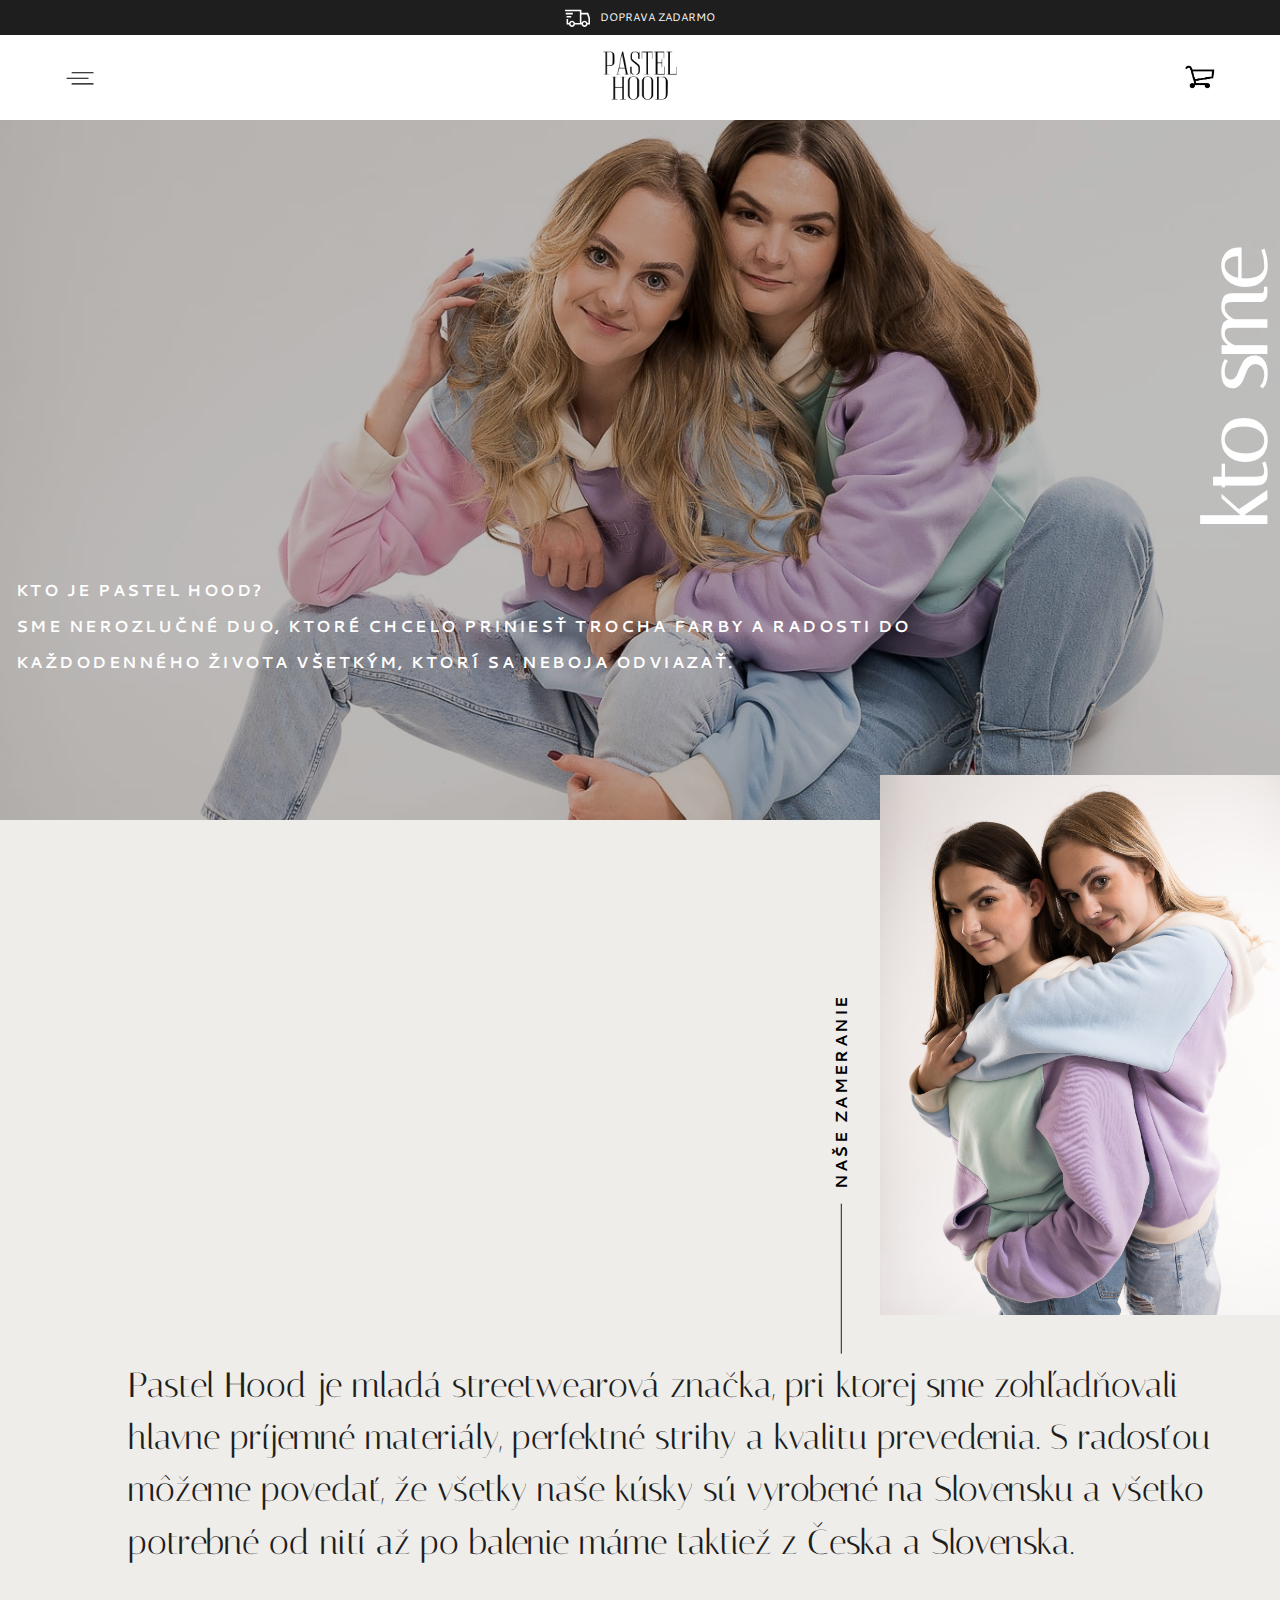
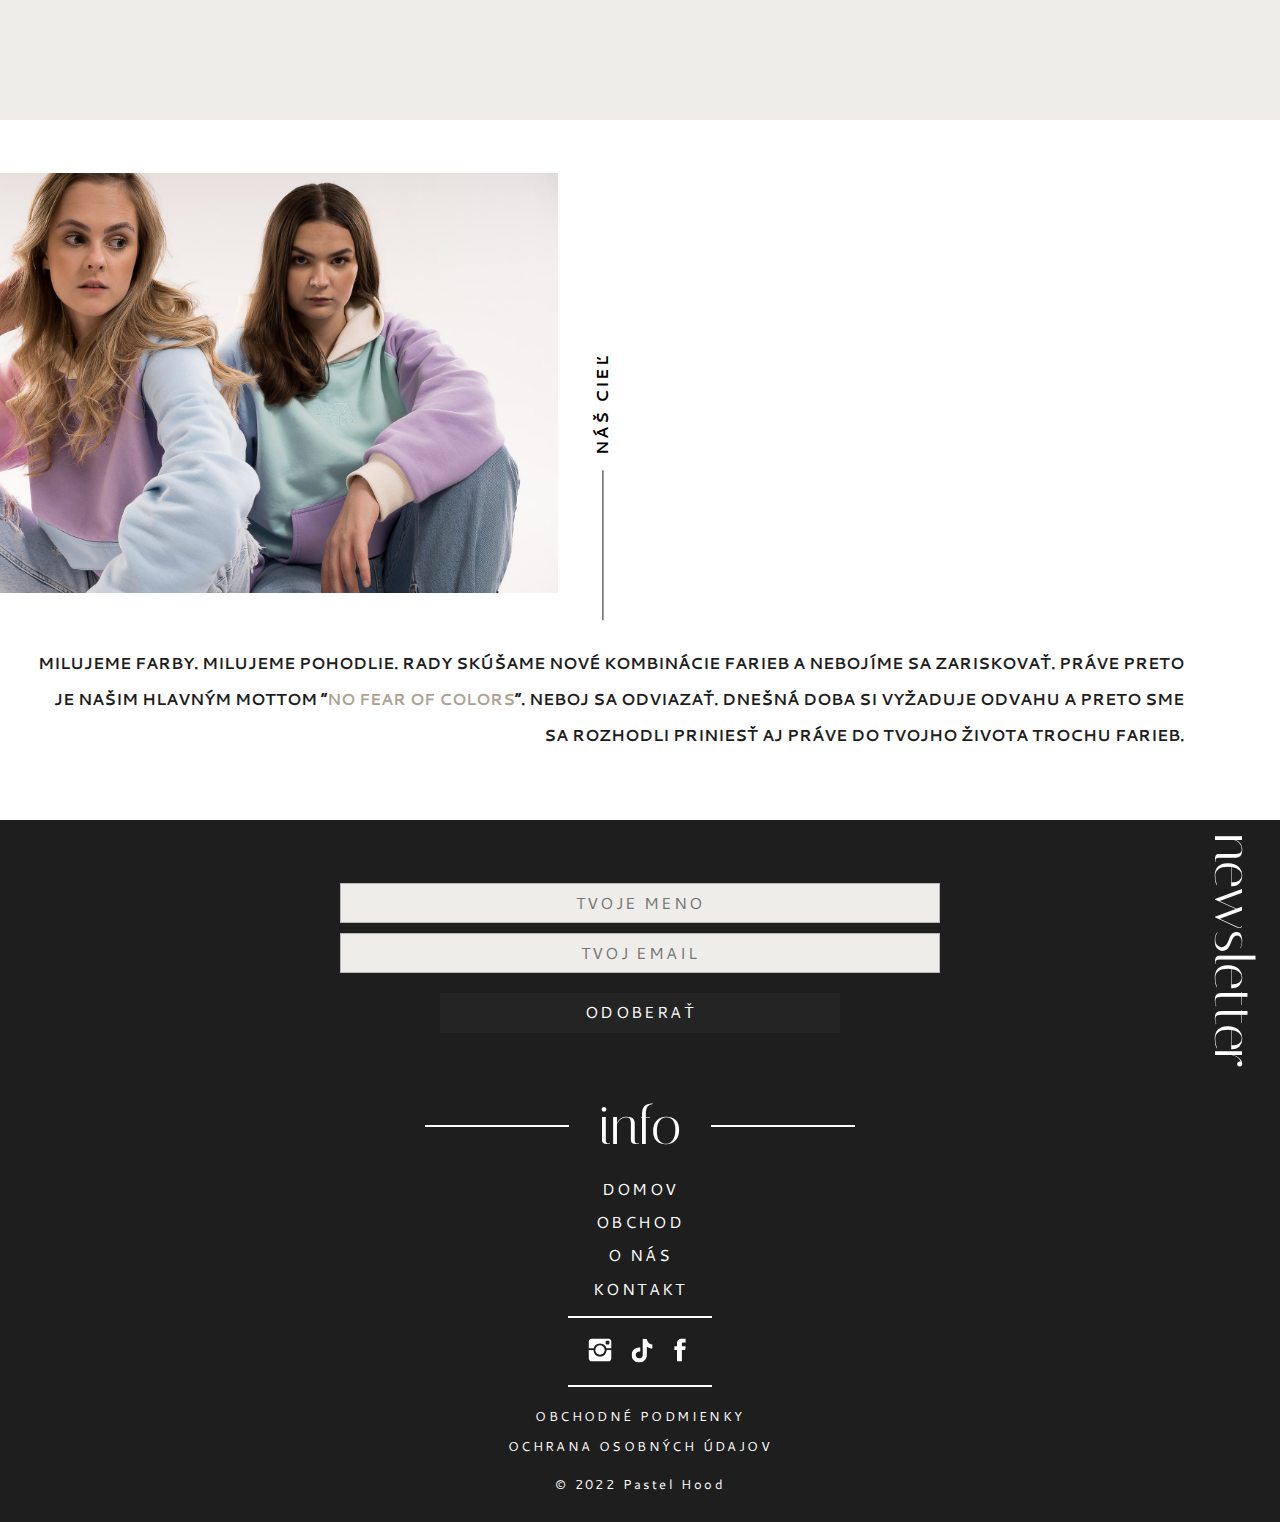
<file: about/index.html>
<!DOCTYPE html>
<html lang="sk">
  <head>
    <!-- Google tag (gtag.js) -->
    <script
      async
      src="https://www.googletagmanager.com/gtag/js?id=G-FTCBGNB9FQ"
    ></script>
    <script>
      window.dataLayer = window.dataLayer || [];
      function gtag() {
        dataLayer.push(arguments);
      }
      gtag("js", new Date());

      gtag("config", "G-FTCBGNB9FQ");
    </script>
    <link rel="canonical" href="https://www.pastelhood.com/about/index.html" />
    <meta charset="UTF-8" />
    <meta http-equiv="X-UA-Compatible" content="IE=edge" />
    <meta name="viewport" content="width=device-width, initial-scale=1.0" />
    <link
      rel="shortcut icon"
      href="/assets/images/phico.png"
      type="image/x-icon"
    />
    <link rel="preconnect" href="https://fonts.googleapis.com" />
    <link rel="preconnect" href="https://fonts.gstatic.com" crossorigin />
    <link
      href="https://fonts.googleapis.com/css2?family=Cantarell:wght@400;700&display=swap"
      rel="stylesheet"
    />
    <title>O Nás - Pastel Hood</title>
    <link rel="stylesheet" href="/assets/styles/style.css" />
    <script defer src="https://js.stripe.com/v3/"></script>
    <script defer src="/index.js"></script>
  </head>
  <body>
    <header>
      <div class="delivery-banner">
        <div class="delivery-banner-container">
          <div class="delivery-banner-image">
            <svg
              xmlns="http://www.w3.org/2000/svg"
              x="0px"
              y="0px"
              width="32"
              height="32"
              viewBox="0 0 32 32"
            >
              <path
                d="M 0 6 L 0 8 L 19 8 L 19 23 L 12.84375 23 C 12.398438 21.28125 10.851563 20 9 20 C 7.148438 20 5.601563 21.28125 5.15625 23 L 4 23 L 4 18 L 2 18 L 2 25 L 5.15625 25 C 5.601563 26.71875 7.148438 28 9 28 C 10.851563 28 12.398438 26.71875 12.84375 25 L 21.15625 25 C 21.601563 26.71875 23.148438 28 25 28 C 26.851563 28 28.398438 26.71875 28.84375 25 L 32 25 L 32 16.84375 L 31.9375 16.6875 L 29.9375 10.6875 L 29.71875 10 L 21 10 L 21 6 Z M 1 10 L 1 12 L 10 12 L 10 10 Z M 21 12 L 28.28125 12 L 30 17.125 L 30 23 L 28.84375 23 C 28.398438 21.28125 26.851563 20 25 20 C 23.148438 20 21.601563 21.28125 21.15625 23 L 21 23 Z M 2 14 L 2 16 L 8 16 L 8 14 Z M 9 22 C 10.117188 22 11 22.882813 11 24 C 11 25.117188 10.117188 26 9 26 C 7.882813 26 7 25.117188 7 24 C 7 22.882813 7.882813 22 9 22 Z M 25 22 C 26.117188 22 27 22.882813 27 24 C 27 25.117188 26.117188 26 25 26 C 23.882813 26 23 25.117188 23 24 C 23 22.882813 23.882813 22 25 22 Z"
              ></path>
            </svg>
          </div>
          <p>DOPRAVA ZADARMO</p>
        </div>
      </div>
      <div class="header-container">
        <div class="logo">
          <a href="/">
            <img src="/assets/images/t200.png" alt="Logo of Pastel Hood" />
          </a>
        </div>
        <div class="cart">
          <div class="cart-container">
            <img src="/assets/images/cart.png" alt="" />
            <div class="cart-count"></div>
          </div>
        </div>
        <div class="hamburger">
          <svg xmlns="http://www.w3.org/2000/svg" viewBox="0 0 55.6 29.8">
            <path
              d="M13.1 6.2h39c.6 0 1-.4 1-1s-.4-1-1-1h-39c-.6 0-1 .4-1 1s.5 1 1 1zM52.1 24.8h-39c-.6 0-1 .4-1 1s.4 1 1 1h39c.6 0 1-.4 1-1s-.4-1-1-1zM43.8 15.5c0-.6-.4-1-1-1h-39c-.6 0-1 .4-1 1s.4 1 1 1h39c.5 0 1-.4 1-1z"
            ></path>
          </svg>
        </div>
      </div>
    </header>
    <div class="cart-overlay">
      <div class="cart-container">
        <div class="cart-heading">
          <p>Košík</p>
        </div>
        <div class="cart-list"></div>
        <div class="cart-buttons">
          <div class="cart-price-container">
            <p>SPOLU</p>
            <span class="cart-total-price">0€</span>
          </div>
          <div class="cart-finish">DOKONČIŤ OBJEDNÁVKU</div>
          <div class="cart-continue">POKRAČOVAŤ V NÁKUPE</div>
        </div>
        <div class="cart-close">X</div>
      </div>
    </div>
    <div class="nav-overlay">
      <div class="nav-container">
        <nav>
          <a href="/">DOMOV</a>
          <a href="/shop/index.html">OBCHOD</a>
          <a href="/about/index.html">O NÁS</a>
          <a href="/contact/index.html">KONTAKT</a>
          <div class="socials">
            <div class="footer-divider"></div>
            <div class="social-links">
              <!--ig-->
              <a href="https://www.instagram.com/pastel_hood/">
                <svg xmlns="http://www.w3.org/2000/svg" viewBox="0 0 512 512">
                  <circle cx="256" cy="255.833" r="80"></circle>
                  <path
                    d="M177.805 176.887c21.154-21.154 49.28-32.93 79.195-32.93s58.04 11.838 79.195 32.992c13.422 13.42 23.01 29.55 28.232 47.55H448.5v-113c0-26.51-20.49-47-47-47h-288c-26.51 0-49 20.49-49 47v113h85.072c5.222-18 14.81-34.19 28.233-47.614zM416.5 147.7c0 7.07-5.73 12.8-12.8 12.8h-38.4c-7.07 0-12.8-5.73-12.8-12.8v-38.4c0-7.07 5.73-12.8 12.8-12.8h38.4c7.07 0 12.8 5.73 12.8 12.8v38.4zm-80.305 187.58c-21.154 21.153-49.28 32.678-79.195 32.678s-58.04-11.462-79.195-32.616c-21.115-21.115-32.76-49.842-32.803-78.842H64.5v143c0 26.51 22.49 49 49 49h288c26.51 0 47-22.49 47-49v-143h-79.502c-.043 29-11.687 57.664-32.803 78.78z"
                  ></path></svg
              ></a>
              <!--tiktok-->
              <a href="https://www.tiktok.com/@pastelhood"
                ><svg
                  class="tiktok"
                  xmlns="http://www.w3.org/2000/svg"
                  viewBox="0 0 40 45"
                >
                  <path
                    d="M40,18.45c-3.93,0-7.77-1.2-10.96-3.45v15.71c0,7.89-6.51,14.29-14.52,14.28C6.49,45,0,38.6,0,30.7c0-7.89,6.51-14.29,14.52-14.28,.67,0,1.33,.05,1.99,.14v7.9c-3.51-1.09-7.25,.83-8.36,4.29s.85,7.14,4.36,8.23c3.51,1.09,7.25-.83,8.36-4.29,.2-.64,.31-1.3,.31-1.97V0h7.86c0,.65,.05,1.31,.17,1.95h0c.55,2.9,2.29,5.45,4.81,7.05,1.77,1.16,3.86,1.77,5.98,1.77v7.68Z"
                  /></svg
              ></a>
              <!--fb-->
              <a href="https://www.facebook.com/profile.php?id=100087296625647">
                <svg xmlns="http://www.w3.org/2000/svg" viewBox="0 0 512 512">
                  <path
                    d="M288 192v-38.1c0-17.2 3.8-25.9 30.5-25.9H352V64h-55.9c-68.5 0-91.1 31.4-91.1 85.3V192h-45v64h45v192h83V256h56.4l7.6-64h-64z"
                  ></path>
                </svg>
              </a>
            </div>
            <div class="footer-divider"></div>
          </div>
        </nav>
        <div class="nav-close">X</div>
      </div>
    </div>
    <main>
      <section class="about-banner">
        <div class="about-banner-overlay">
          <h2>kto sme</h2>
          <p>
            Kto je Pastel Hood?<br />
            Sme nerozlučné duo, ktoré chcelo priniesť trocha farby a radosti do
            každodenného života všetkým, ktorí sa neboja odviazať.
          </p>
        </div>
      </section>
      <section class="about-section1">
        <div class="about-image1">
          <div class="about-image-overlay">
            <img src="/assets/images/about_1.JPG" alt="" />
            <div class="about-clearfix1">
              <div class="aside-decor">
                <div class="aside-line"></div>
                <div class="aside-text">
                  <h2>NAŠE ZAMERANIE</h2>
                </div>
              </div>
            </div>
          </div>
        </div>
        <p>
          Pastel Hood je mladá streetwearová značka, pri ktorej sme zohľadňovali
          hlavne príjemné materiály, perfektné strihy a kvalitu prevedenia. S
          radosťou môžeme povedať, že všetky naše kúsky sú vyrobené na Slovensku
          a všetko potrebné od nití až po balenie máme taktiež z Česka a
          Slovenska.
        </p>
      </section>
      <section class="about-section2">
        <div class="about-image2">
          <div class="about-image-overlay">
            <img src="/assets/images/about_2.JPG" alt="" />
            <div class="about-clearfix2">
              <div class="aside-decor">
                <div class="aside-line"></div>
                <div class="aside-text">
                  <h2>NÁŠ CIEĽ</h2>
                </div>
              </div>
            </div>
          </div>
        </div>
        <p>
          Milujeme farby. Milujeme pohodlie. Rady skúšame nové kombinácie farieb
          a nebojíme sa zariskovať. Práve preto je našim hlavným mottom “<span
            >NO FEAR OF COLORS</span
          >“. Neboj sa odviazať. Dnešná doba si vyžaduje odvahu a preto sme sa
          rozhodli priniesť aj práve do tvojho života trochu farieb.
        </p>
      </section>
      <section class="newsletter">
        <form
          action="https://formsubmit.co/newsletter@pastelhood.com"
          method="POST"
        >
          <input type="text" name="name" id="name" placeholder="TVOJE MENO" />
          <input
            type="email"
            name="email"
            id="email"
            placeholder="TVOJ EMAIL"
            required
          />
          <input type="submit" value="ODOBERAŤ" />
          <input
            type="hidden"
            name="_subject"
            value="New newsletter subscription!"
          />
          <input
            type="hidden"
            name="_next"
            value="https://pastelhood.com/index.html"
          />
        </form>
        <p>newsletter</p>
      </section>
    </main>
    <footer>
      <div class="footer-header">
        <div class="footer-divider"></div>
        <div class="footer-heading">info</div>
        <div class="footer-divider"></div>
      </div>
      <div class="footer-navigation">
        <div class="links">
          <a href="/">DOMOV</a>
          <a href="/shop/index.html">OBCHOD</a>
          <a href="/about/index.html">O NÁS</a>
          <a href="/contact/index.html">KONTAKT</a>
        </div>
        <div class="socials">
          <div class="footer-divider"></div>
          <div class="social-links">
            <!--ig-->
            <a href="https://www.instagram.com/pastel_hood/">
              <svg xmlns="http://www.w3.org/2000/svg" viewBox="0 0 512 512">
                <circle cx="256" cy="255.833" r="80"></circle>
                <path
                  d="M177.805 176.887c21.154-21.154 49.28-32.93 79.195-32.93s58.04 11.838 79.195 32.992c13.422 13.42 23.01 29.55 28.232 47.55H448.5v-113c0-26.51-20.49-47-47-47h-288c-26.51 0-49 20.49-49 47v113h85.072c5.222-18 14.81-34.19 28.233-47.614zM416.5 147.7c0 7.07-5.73 12.8-12.8 12.8h-38.4c-7.07 0-12.8-5.73-12.8-12.8v-38.4c0-7.07 5.73-12.8 12.8-12.8h38.4c7.07 0 12.8 5.73 12.8 12.8v38.4zm-80.305 187.58c-21.154 21.153-49.28 32.678-79.195 32.678s-58.04-11.462-79.195-32.616c-21.115-21.115-32.76-49.842-32.803-78.842H64.5v143c0 26.51 22.49 49 49 49h288c26.51 0 47-22.49 47-49v-143h-79.502c-.043 29-11.687 57.664-32.803 78.78z"
                ></path></svg
            ></a>
            <!--tiktok-->
            <a href="https://www.tiktok.com/@pastelhood"
              ><svg
                class="tiktok"
                xmlns="http://www.w3.org/2000/svg"
                viewBox="0 0 40 45"
              >
                <path
                  d="M40,18.45c-3.93,0-7.77-1.2-10.96-3.45v15.71c0,7.89-6.51,14.29-14.52,14.28C6.49,45,0,38.6,0,30.7c0-7.89,6.51-14.29,14.52-14.28,.67,0,1.33,.05,1.99,.14v7.9c-3.51-1.09-7.25,.83-8.36,4.29s.85,7.14,4.36,8.23c3.51,1.09,7.25-.83,8.36-4.29,.2-.64,.31-1.3,.31-1.97V0h7.86c0,.65,.05,1.31,.17,1.95h0c.55,2.9,2.29,5.45,4.81,7.05,1.77,1.16,3.86,1.77,5.98,1.77v7.68Z"
                /></svg
            ></a>
            <!--fb-->
            <a href="https://www.facebook.com/profile.php?id=100087296625647">
              <svg xmlns="http://www.w3.org/2000/svg" viewBox="0 0 512 512">
                <path
                  d="M288 192v-38.1c0-17.2 3.8-25.9 30.5-25.9H352V64h-55.9c-68.5 0-91.1 31.4-91.1 85.3V192h-45v64h45v192h83V256h56.4l7.6-64h-64z"
                ></path>
              </svg>
            </a>
          </div>
          <div class="footer-divider"></div>
        </div>
        <div class="legal">
          <a href="/assets/pdf/obchodne_podmienky_pastelhood.pdf"
            >OBCHODNÉ PODMIENKY</a
          >
          <a href="/assets/pdf/GDPR_pastelhood.pdf">OCHRANA OSOBNÝCH ÚDAJOV</a>
          <p>© 2022 Pastel Hood</p>
        </div>
      </div>
    </footer>
  </body>
</html>
</file>
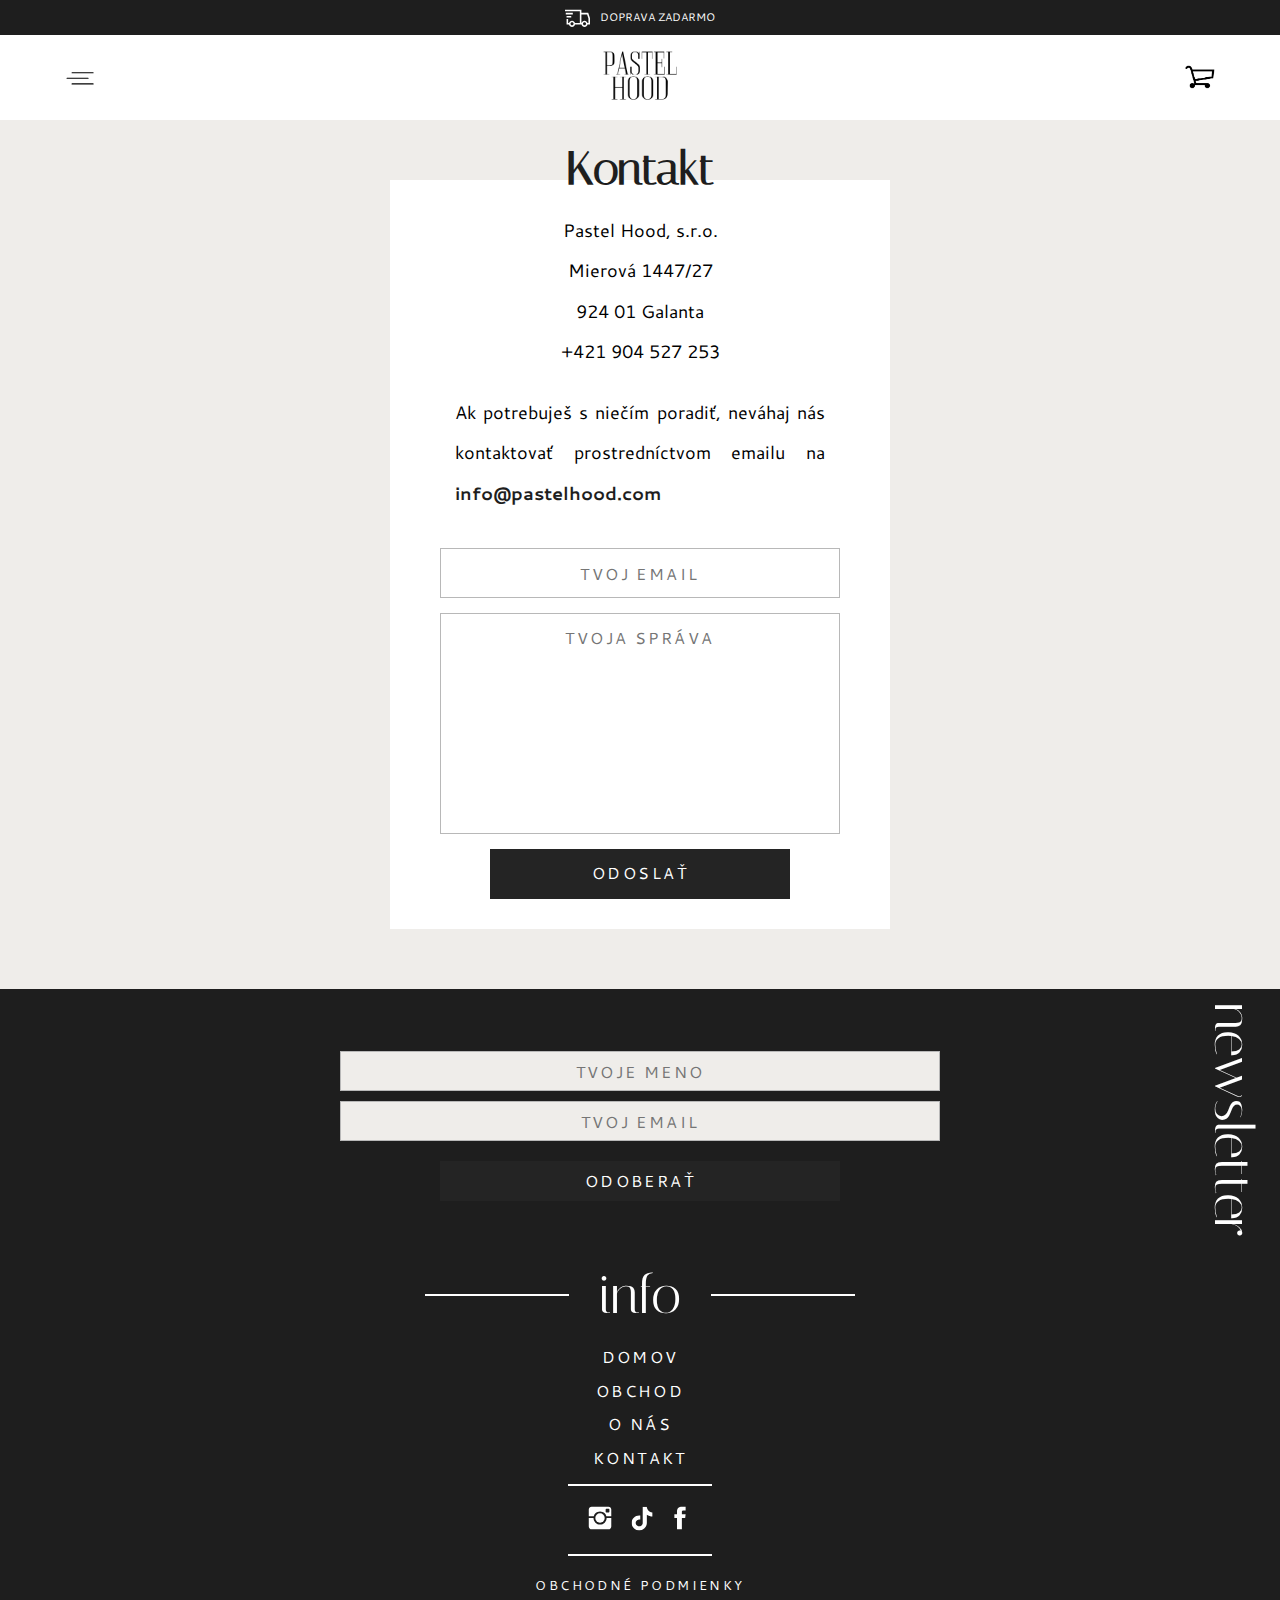
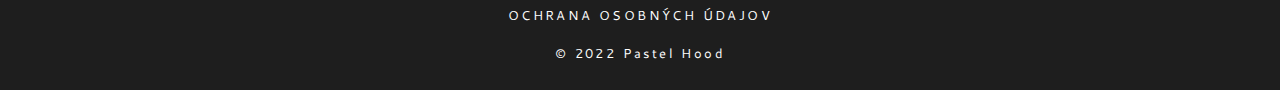
<file: contact/index.html>
<!DOCTYPE html>
<html lang="sk">
  <head>
    <!-- Google tag (gtag.js) -->
    <script
      async
      src="https://www.googletagmanager.com/gtag/js?id=G-FTCBGNB9FQ"
    ></script>
    <script>
      window.dataLayer = window.dataLayer || [];
      function gtag() {
        dataLayer.push(arguments);
      }
      gtag("js", new Date());

      gtag("config", "G-FTCBGNB9FQ");
    </script>
    <link
      rel="canonical"
      href="https://www.pastelhood.com/contact/index.html"
    />
    <meta charset="UTF-8" />
    <meta http-equiv="X-UA-Compatible" content="IE=edge" />
    <meta name="viewport" content="width=device-width, initial-scale=1.0" />
    <link
      rel="shortcut icon"
      href="/assets/images/phico.png"
      type="image/x-icon"
    />
    <link rel="preconnect" href="https://fonts.googleapis.com" />
    <link rel="preconnect" href="https://fonts.gstatic.com" crossorigin />
    <link
      href="https://fonts.googleapis.com/css2?family=Cantarell:wght@400;700&display=swap"
      rel="stylesheet"
    />
    <title>Kontakt - Pastel Hood</title>
    <link rel="stylesheet" href="/assets/styles/style.css" />
    <script defer src="https://js.stripe.com/v3/"></script>
    <script defer src="/index.js"></script>
  </head>
  <body>
    <header>
      <div class="delivery-banner">
        <div class="delivery-banner-container">
          <div class="delivery-banner-image">
            <svg
              xmlns="http://www.w3.org/2000/svg"
              x="0px"
              y="0px"
              width="32"
              height="32"
              viewBox="0 0 32 32"
            >
              <path
                d="M 0 6 L 0 8 L 19 8 L 19 23 L 12.84375 23 C 12.398438 21.28125 10.851563 20 9 20 C 7.148438 20 5.601563 21.28125 5.15625 23 L 4 23 L 4 18 L 2 18 L 2 25 L 5.15625 25 C 5.601563 26.71875 7.148438 28 9 28 C 10.851563 28 12.398438 26.71875 12.84375 25 L 21.15625 25 C 21.601563 26.71875 23.148438 28 25 28 C 26.851563 28 28.398438 26.71875 28.84375 25 L 32 25 L 32 16.84375 L 31.9375 16.6875 L 29.9375 10.6875 L 29.71875 10 L 21 10 L 21 6 Z M 1 10 L 1 12 L 10 12 L 10 10 Z M 21 12 L 28.28125 12 L 30 17.125 L 30 23 L 28.84375 23 C 28.398438 21.28125 26.851563 20 25 20 C 23.148438 20 21.601563 21.28125 21.15625 23 L 21 23 Z M 2 14 L 2 16 L 8 16 L 8 14 Z M 9 22 C 10.117188 22 11 22.882813 11 24 C 11 25.117188 10.117188 26 9 26 C 7.882813 26 7 25.117188 7 24 C 7 22.882813 7.882813 22 9 22 Z M 25 22 C 26.117188 22 27 22.882813 27 24 C 27 25.117188 26.117188 26 25 26 C 23.882813 26 23 25.117188 23 24 C 23 22.882813 23.882813 22 25 22 Z"
              ></path>
            </svg>
          </div>
          <p>DOPRAVA ZADARMO</p>
        </div>
      </div>
      <div class="header-container">
        <div class="logo">
          <a href="/">
            <img src="/assets/images/t200.png" alt="Logo of Pastel Hood" />
          </a>
        </div>
        <div class="cart">
          <div class="cart-container">
            <img src="/assets/images/cart.png" alt="" />
            <div class="cart-count"></div>
          </div>
        </div>
        <div class="hamburger">
          <svg xmlns="http://www.w3.org/2000/svg" viewBox="0 0 55.6 29.8">
            <path
              d="M13.1 6.2h39c.6 0 1-.4 1-1s-.4-1-1-1h-39c-.6 0-1 .4-1 1s.5 1 1 1zM52.1 24.8h-39c-.6 0-1 .4-1 1s.4 1 1 1h39c.6 0 1-.4 1-1s-.4-1-1-1zM43.8 15.5c0-.6-.4-1-1-1h-39c-.6 0-1 .4-1 1s.4 1 1 1h39c.5 0 1-.4 1-1z"
            ></path>
          </svg>
        </div>
      </div>
    </header>
    <div class="cart-overlay">
      <div class="cart-container">
        <div class="cart-heading">
          <p>Košík</p>
        </div>
        <div class="cart-list"></div>
        <div class="cart-buttons">
          <div class="cart-price-container">
            <p>SPOLU</p>
            <span class="cart-total-price">0€</span>
          </div>
          <div class="cart-finish">DOKONČIŤ OBJEDNÁVKU</div>
          <div class="cart-continue">POKRAČOVAŤ V NÁKUPE</div>
        </div>
        <div class="cart-close">X</div>
      </div>
    </div>
    <div class="nav-overlay">
      <div class="nav-container">
        <nav>
          <a href="/">DOMOV</a>
          <a href="/shop/index.html">OBCHOD</a>
          <a href="/about/index.html">O NÁS</a>
          <a href="/contact/index.html">KONTAKT</a>
          <div class="socials">
            <div class="footer-divider"></div>
            <div class="social-links">
              <!--ig-->
              <a href="https://www.instagram.com/pastel_hood/">
                <svg xmlns="http://www.w3.org/2000/svg" viewBox="0 0 512 512">
                  <circle cx="256" cy="255.833" r="80"></circle>
                  <path
                    d="M177.805 176.887c21.154-21.154 49.28-32.93 79.195-32.93s58.04 11.838 79.195 32.992c13.422 13.42 23.01 29.55 28.232 47.55H448.5v-113c0-26.51-20.49-47-47-47h-288c-26.51 0-49 20.49-49 47v113h85.072c5.222-18 14.81-34.19 28.233-47.614zM416.5 147.7c0 7.07-5.73 12.8-12.8 12.8h-38.4c-7.07 0-12.8-5.73-12.8-12.8v-38.4c0-7.07 5.73-12.8 12.8-12.8h38.4c7.07 0 12.8 5.73 12.8 12.8v38.4zm-80.305 187.58c-21.154 21.153-49.28 32.678-79.195 32.678s-58.04-11.462-79.195-32.616c-21.115-21.115-32.76-49.842-32.803-78.842H64.5v143c0 26.51 22.49 49 49 49h288c26.51 0 47-22.49 47-49v-143h-79.502c-.043 29-11.687 57.664-32.803 78.78z"
                  ></path></svg
              ></a>
              <!--tiktok-->
              <a href="https://www.tiktok.com/@pastelhood"
                ><svg
                  class="tiktok"
                  xmlns="http://www.w3.org/2000/svg"
                  viewBox="0 0 40 45"
                >
                  <path
                    d="M40,18.45c-3.93,0-7.77-1.2-10.96-3.45v15.71c0,7.89-6.51,14.29-14.52,14.28C6.49,45,0,38.6,0,30.7c0-7.89,6.51-14.29,14.52-14.28,.67,0,1.33,.05,1.99,.14v7.9c-3.51-1.09-7.25,.83-8.36,4.29s.85,7.14,4.36,8.23c3.51,1.09,7.25-.83,8.36-4.29,.2-.64,.31-1.3,.31-1.97V0h7.86c0,.65,.05,1.31,.17,1.95h0c.55,2.9,2.29,5.45,4.81,7.05,1.77,1.16,3.86,1.77,5.98,1.77v7.68Z"
                  /></svg
              ></a>
              <!--fb-->
              <a href="https://www.facebook.com/profile.php?id=100087296625647">
                <svg xmlns="http://www.w3.org/2000/svg" viewBox="0 0 512 512">
                  <path
                    d="M288 192v-38.1c0-17.2 3.8-25.9 30.5-25.9H352V64h-55.9c-68.5 0-91.1 31.4-91.1 85.3V192h-45v64h45v192h83V256h56.4l7.6-64h-64z"
                  ></path>
                </svg>
              </a>
            </div>
            <div class="footer-divider"></div>
          </div>
        </nav>
        <div class="nav-close">X</div>
      </div>
    </div>
    <main>
      <section class="contact-faq">
        <div class="contact-container">
          <h2>Kontakt</h2>
          <div class="contact-info">
            <div>
              Pastel Hood, s.r.o. <br />
              Mierová 1447/27 <br />
              924 01 Galanta <br />
              +421 904 527 253
            </div>
            <p>
              Ak potrebuješ s niečím poradiť, neváhaj nás kontaktovať
              prostredníctvom emailu na
              <a href="mailto:info@pastelhood.com">info@pastelhood.com</a>
            </p>
          </div>
          <form
            action="https://formsubmit.co/info@pastelhood.com"
            method="POST"
          >
            <input
              type="email"
              id="email"
              name="email"
              placeholder="TVOJ EMAIL"
              required
            />
            <div class="text-container">
              <textarea
                name="text"
                id="text"
                cols="30"
                rows="10"
                placeholder="TVOJA SPRÁVA"
              ></textarea>
            </div>
            <input type="submit" value="ODOSLAŤ" />
            <input
              type="hidden"
              name="_subject"
              value="New message received through website contact form!"
            />
            <input
              type="hidden"
              name="_next"
              value="https://pastelhood.com/index.html"
            />
            <input type="hidden" name="_template" value="box" />
          </form>
        </div>
      </section>
      <section class="newsletter">
        <form
          action="https://formsubmit.co/newsletter@pastelhood.com"
          method="POST"
        >
          <input type="text" name="name" id="name" placeholder="TVOJE MENO" />
          <input
            type="email"
            name="email"
            id="email"
            placeholder="TVOJ EMAIL"
            required
          />
          <input type="submit" value="ODOBERAŤ" />
          <input
            type="hidden"
            name="_subject"
            value="New newsletter subscription!"
          />
          <input
            type="hidden"
            name="_next"
            value="https://pastelhood.com/index.html"
          />
        </form>
        <p>newsletter</p>
      </section>
    </main>
    <footer>
      <div class="footer-header">
        <div class="footer-divider"></div>
        <div class="footer-heading">info</div>
        <div class="footer-divider"></div>
      </div>
      <div class="footer-navigation">
        <div class="links">
          <a href="/">DOMOV</a>
          <a href="/shop/index.html">OBCHOD</a>
          <a href="/about/index.html">O NÁS</a>
          <a href="/contact/index.html">KONTAKT</a>
        </div>
        <div class="socials">
          <div class="footer-divider"></div>
          <div class="social-links">
            <!--ig-->
            <a href="https://www.instagram.com/pastel_hood/">
              <svg xmlns="http://www.w3.org/2000/svg" viewBox="0 0 512 512">
                <circle cx="256" cy="255.833" r="80"></circle>
                <path
                  d="M177.805 176.887c21.154-21.154 49.28-32.93 79.195-32.93s58.04 11.838 79.195 32.992c13.422 13.42 23.01 29.55 28.232 47.55H448.5v-113c0-26.51-20.49-47-47-47h-288c-26.51 0-49 20.49-49 47v113h85.072c5.222-18 14.81-34.19 28.233-47.614zM416.5 147.7c0 7.07-5.73 12.8-12.8 12.8h-38.4c-7.07 0-12.8-5.73-12.8-12.8v-38.4c0-7.07 5.73-12.8 12.8-12.8h38.4c7.07 0 12.8 5.73 12.8 12.8v38.4zm-80.305 187.58c-21.154 21.153-49.28 32.678-79.195 32.678s-58.04-11.462-79.195-32.616c-21.115-21.115-32.76-49.842-32.803-78.842H64.5v143c0 26.51 22.49 49 49 49h288c26.51 0 47-22.49 47-49v-143h-79.502c-.043 29-11.687 57.664-32.803 78.78z"
                ></path></svg
            ></a>
            <!--tiktok-->
            <a href="https://www.tiktok.com/@pastelhood"
              ><svg
                class="tiktok"
                xmlns="http://www.w3.org/2000/svg"
                viewBox="0 0 40 45"
              >
                <path
                  d="M40,18.45c-3.93,0-7.77-1.2-10.96-3.45v15.71c0,7.89-6.51,14.29-14.52,14.28C6.49,45,0,38.6,0,30.7c0-7.89,6.51-14.29,14.52-14.28,.67,0,1.33,.05,1.99,.14v7.9c-3.51-1.09-7.25,.83-8.36,4.29s.85,7.14,4.36,8.23c3.51,1.09,7.25-.83,8.36-4.29,.2-.64,.31-1.3,.31-1.97V0h7.86c0,.65,.05,1.31,.17,1.95h0c.55,2.9,2.29,5.45,4.81,7.05,1.77,1.16,3.86,1.77,5.98,1.77v7.68Z"
                /></svg
            ></a>
            <!--fb-->
            <a href="https://www.facebook.com/profile.php?id=100087296625647">
              <svg xmlns="http://www.w3.org/2000/svg" viewBox="0 0 512 512">
                <path
                  d="M288 192v-38.1c0-17.2 3.8-25.9 30.5-25.9H352V64h-55.9c-68.5 0-91.1 31.4-91.1 85.3V192h-45v64h45v192h83V256h56.4l7.6-64h-64z"
                ></path>
              </svg>
            </a>
          </div>
          <div class="footer-divider"></div>
        </div>
        <div class="legal">
          <a href="/assets/pdf/obchodne_podmienky_pastelhood.pdf"
            >OBCHODNÉ PODMIENKY</a
          >
          <a href="/assets/pdf/GDPR_pastelhood.pdf">OCHRANA OSOBNÝCH ÚDAJOV</a>
          <p>© 2022 Pastel Hood</p>
        </div>
      </div>
    </footer>
  </body>
</html>
</file>
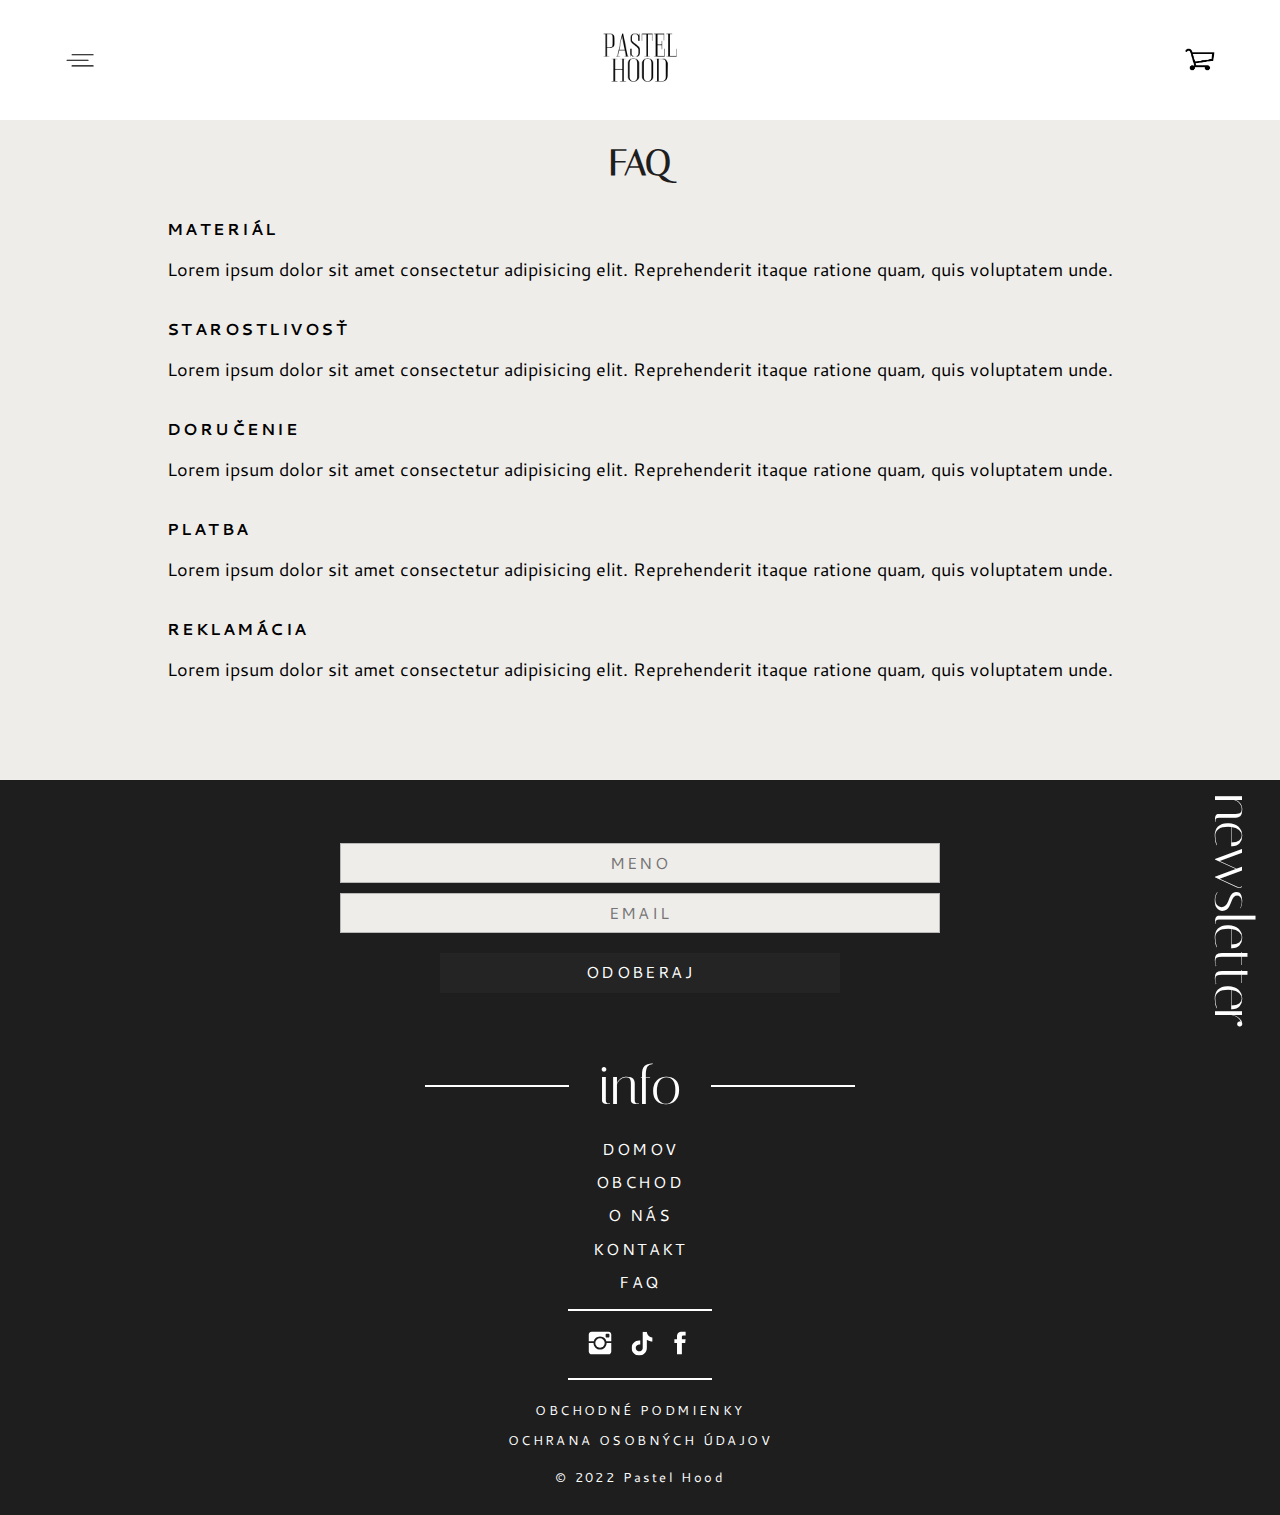
<file: dakujeme/index.html>
<!DOCTYPE html>
<html lang="sk">
  <head>
    <meta charset="UTF-8" />
    <meta http-equiv="X-UA-Compatible" content="IE=edge" />
    <meta name="viewport" content="width=device-width, initial-scale=1.0" />
    <link
      rel="shortcut icon"
      href="/assets/images/phico.png"
      type="image/x-icon"
    />
    <link rel="preconnect" href="https://fonts.googleapis.com" />
    <link rel="preconnect" href="https://fonts.gstatic.com" crossorigin />
    <link
      href="https://fonts.googleapis.com/css2?family=Cantarell:wght@400;700&display=swap"
      rel="stylesheet"
    />
    <title>Ďakujeme za tvoj nákup!</title>
    <link rel="stylesheet" href="/assets/styles/style.css" />
    <script defer src="https://js.stripe.com/v3/"></script>
    <script defer src="/index.js"></script>
    <script defer src="./dakujeme.js"></script>
  </head>
  <body>
    <header>
      <div class="header-container">
        <div class="logo">
          <a href="/">
            <img src="../assets/images/t200.png" alt="Logo of Pastel Hood" />
          </a>
        </div>
        <div class="cart">
          <div class="cart-container">
            <img src="/assets/images/cart.png" alt="" />
            <div class="cart-count"></div>
          </div>
        </div>
        <div class="hamburger">
          <svg xmlns="http://www.w3.org/2000/svg" viewBox="0 0 55.6 29.8">
            <path
              d="M13.1 6.2h39c.6 0 1-.4 1-1s-.4-1-1-1h-39c-.6 0-1 .4-1 1s.5 1 1 1zM52.1 24.8h-39c-.6 0-1 .4-1 1s.4 1 1 1h39c.6 0 1-.4 1-1s-.4-1-1-1zM43.8 15.5c0-.6-.4-1-1-1h-39c-.6 0-1 .4-1 1s.4 1 1 1h39c.5 0 1-.4 1-1z"
            ></path>
          </svg>
        </div>
      </div>
    </header>
    <div class="cart-overlay">
      <div class="cart-container">
        <div class="cart-heading">
          <p>Košík</p>
        </div>
        <div class="cart-list"></div>
        <div class="cart-buttons">
          <div class="cart-price-container">
            <p>SPOLU</p>
            <span class="cart-total-price">0€</span>
          </div>
          <div class="cart-finish">DOKONČIŤ OBJEDNÁVKU</div>
          <div class="cart-continue">POKRAČOVAŤ V NÁKUPE</div>
        </div>
        <div class="cart-close">X</div>
      </div>
    </div>
    <div class="nav-overlay">
      <div class="nav-container">
        <nav>
          <a href="/">DOMOV</a>
          <a href="/shop/index.html">OBCHOD</a>
          <a href="/about/index.html">O NÁS</a>
          <a href="/contact/index.html">KONTAKT</a>
          <a href="/faq/index.html">FAQ</a>
          <div class="socials">
            <div class="footer-divider"></div>
            <div class="social-links">
              <!--ig-->
              <a href="https://www.instagram.com/pastel_hood/">
                <svg xmlns="http://www.w3.org/2000/svg" viewBox="0 0 512 512">
                  <circle cx="256" cy="255.833" r="80"></circle>
                  <path
                    d="M177.805 176.887c21.154-21.154 49.28-32.93 79.195-32.93s58.04 11.838 79.195 32.992c13.422 13.42 23.01 29.55 28.232 47.55H448.5v-113c0-26.51-20.49-47-47-47h-288c-26.51 0-49 20.49-49 47v113h85.072c5.222-18 14.81-34.19 28.233-47.614zM416.5 147.7c0 7.07-5.73 12.8-12.8 12.8h-38.4c-7.07 0-12.8-5.73-12.8-12.8v-38.4c0-7.07 5.73-12.8 12.8-12.8h38.4c7.07 0 12.8 5.73 12.8 12.8v38.4zm-80.305 187.58c-21.154 21.153-49.28 32.678-79.195 32.678s-58.04-11.462-79.195-32.616c-21.115-21.115-32.76-49.842-32.803-78.842H64.5v143c0 26.51 22.49 49 49 49h288c26.51 0 47-22.49 47-49v-143h-79.502c-.043 29-11.687 57.664-32.803 78.78z"
                  ></path></svg
              ></a>
              <!--tiktok-->
              <a href="https://www.tiktok.com/@pastelhood"
                ><svg
                  class="tiktok"
                  xmlns="http://www.w3.org/2000/svg"
                  viewBox="0 0 40 45"
                >
                  <path
                    d="M40,18.45c-3.93,0-7.77-1.2-10.96-3.45v15.71c0,7.89-6.51,14.29-14.52,14.28C6.49,45,0,38.6,0,30.7c0-7.89,6.51-14.29,14.52-14.28,.67,0,1.33,.05,1.99,.14v7.9c-3.51-1.09-7.25,.83-8.36,4.29s.85,7.14,4.36,8.23c3.51,1.09,7.25-.83,8.36-4.29,.2-.64,.31-1.3,.31-1.97V0h7.86c0,.65,.05,1.31,.17,1.95h0c.55,2.9,2.29,5.45,4.81,7.05,1.77,1.16,3.86,1.77,5.98,1.77v7.68Z"
                  /></svg
              ></a>
              <!--fb-->
              <a href="https://www.facebook.com/profile.php?id=100087296625647">
                <svg xmlns="http://www.w3.org/2000/svg" viewBox="0 0 512 512">
                  <path
                    d="M288 192v-38.1c0-17.2 3.8-25.9 30.5-25.9H352V64h-55.9c-68.5 0-91.1 31.4-91.1 85.3V192h-45v64h45v192h83V256h56.4l7.6-64h-64z"
                  ></path>
                </svg>
              </a>
            </div>
            <div class="footer-divider"></div>
          </div>
        </nav>
        <div class="nav-close">X</div>
      </div>
    </div>
    <main>
      <section class="contact-faq">
        <div class="faq-container">
          <h2>FAQ</h2>
          <div class="faq-list">
            <div class="faq-item">
              <h3>Materiál</h3>
              <p>
                Lorem ipsum dolor sit amet consectetur adipisicing elit.
                Reprehenderit itaque ratione quam, quis voluptatem unde.
              </p>
            </div>
            <div class="faq-item">
              <h3>Starostlivosť</h3>
              <p>
                Lorem ipsum dolor sit amet consectetur adipisicing elit.
                Reprehenderit itaque ratione quam, quis voluptatem unde.
              </p>
            </div>
            <div class="faq-item">
              <h3>Doručenie</h3>
              <p>
                Lorem ipsum dolor sit amet consectetur adipisicing elit.
                Reprehenderit itaque ratione quam, quis voluptatem unde.
              </p>
            </div>
            <div class="faq-item">
              <h3>Platba</h3>
              <p>
                Lorem ipsum dolor sit amet consectetur adipisicing elit.
                Reprehenderit itaque ratione quam, quis voluptatem unde.
              </p>
            </div>
            <div class="faq-item">
              <h3>Reklamácia</h3>
              <p>
                Lorem ipsum dolor sit amet consectetur adipisicing elit.
                Reprehenderit itaque ratione quam, quis voluptatem unde.
              </p>
            </div>
          </div>
        </div>
      </section>
      <section class="newsletter">
        <form>
          <input type="text" name="name" id="name" placeholder="MENO" />
          <input type="email" name="email" id="email" placeholder="EMAIL" />
          <input type="submit" value="ODOBERAJ" />
        </form>
        <p>newsletter</p>
      </section>
    </main>
    <footer>
      <div class="footer-header">
        <div class="footer-divider"></div>
        <div class="footer-heading">info</div>
        <div class="footer-divider"></div>
      </div>
      <div class="footer-navigation">
        <div class="links">
          <a href="/">DOMOV</a>
          <a href="/shop/index.html">OBCHOD</a>
          <a href="/about/index.html">O NÁS</a>
          <a href="/contact/index.html">KONTAKT</a>
          <a href="/faq/index.html">FAQ</a>
        </div>
        <div class="socials">
          <div class="footer-divider"></div>
          <div class="social-links">
            <!--ig-->
            <a href="https://www.instagram.com/pastel_hood/">
              <svg xmlns="http://www.w3.org/2000/svg" viewBox="0 0 512 512">
                <circle cx="256" cy="255.833" r="80"></circle>
                <path
                  d="M177.805 176.887c21.154-21.154 49.28-32.93 79.195-32.93s58.04 11.838 79.195 32.992c13.422 13.42 23.01 29.55 28.232 47.55H448.5v-113c0-26.51-20.49-47-47-47h-288c-26.51 0-49 20.49-49 47v113h85.072c5.222-18 14.81-34.19 28.233-47.614zM416.5 147.7c0 7.07-5.73 12.8-12.8 12.8h-38.4c-7.07 0-12.8-5.73-12.8-12.8v-38.4c0-7.07 5.73-12.8 12.8-12.8h38.4c7.07 0 12.8 5.73 12.8 12.8v38.4zm-80.305 187.58c-21.154 21.153-49.28 32.678-79.195 32.678s-58.04-11.462-79.195-32.616c-21.115-21.115-32.76-49.842-32.803-78.842H64.5v143c0 26.51 22.49 49 49 49h288c26.51 0 47-22.49 47-49v-143h-79.502c-.043 29-11.687 57.664-32.803 78.78z"
                ></path></svg
            ></a>
            <!--tiktok-->
            <a href="https://www.tiktok.com/@pastelhood"
              ><svg
                class="tiktok"
                xmlns="http://www.w3.org/2000/svg"
                viewBox="0 0 40 45"
              >
                <path
                  d="M40,18.45c-3.93,0-7.77-1.2-10.96-3.45v15.71c0,7.89-6.51,14.29-14.52,14.28C6.49,45,0,38.6,0,30.7c0-7.89,6.51-14.29,14.52-14.28,.67,0,1.33,.05,1.99,.14v7.9c-3.51-1.09-7.25,.83-8.36,4.29s.85,7.14,4.36,8.23c3.51,1.09,7.25-.83,8.36-4.29,.2-.64,.31-1.3,.31-1.97V0h7.86c0,.65,.05,1.31,.17,1.95h0c.55,2.9,2.29,5.45,4.81,7.05,1.77,1.16,3.86,1.77,5.98,1.77v7.68Z"
                /></svg
            ></a>
            <!--fb-->
            <a href="https://www.facebook.com/profile.php?id=100087296625647">
              <svg xmlns="http://www.w3.org/2000/svg" viewBox="0 0 512 512">
                <path
                  d="M288 192v-38.1c0-17.2 3.8-25.9 30.5-25.9H352V64h-55.9c-68.5 0-91.1 31.4-91.1 85.3V192h-45v64h45v192h83V256h56.4l7.6-64h-64z"
                ></path>
              </svg>
            </a>
          </div>
          <div class="footer-divider"></div>
        </div>
        <div class="legal">
          <a href="/assets/pdf/obchodne_podmienky_pastelhood.pdf"
            >OBCHODNÉ PODMIENKY</a
          >
          <a href="/assets/pdf/GDPR_pastelhood.pdf">OCHRANA OSOBNÝCH ÚDAJOV</a>
          <p>© 2022 Pastel Hood</p>
        </div>
      </div>
    </footer>
  </body>
</html>
</file>
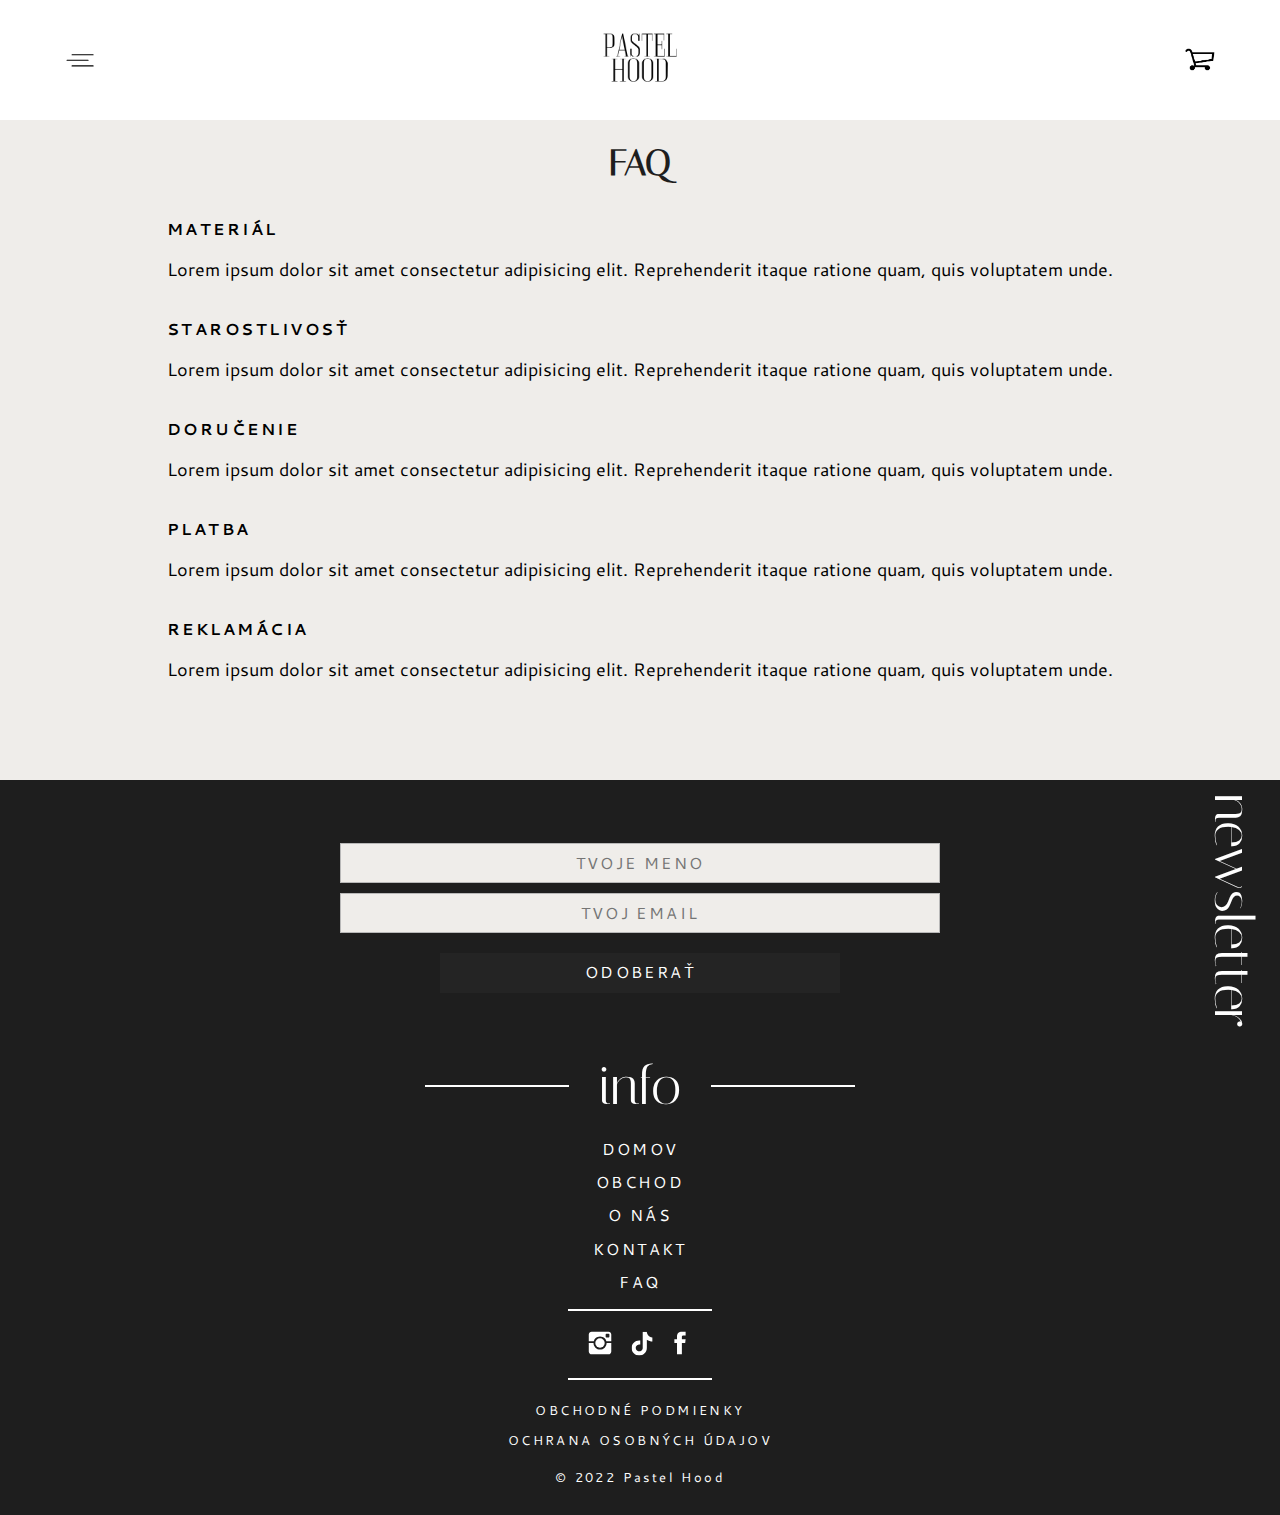
<file: faq/index.html>
<!DOCTYPE html>
<html lang="sk">
  <head>
    <!-- Google tag (gtag.js) -->
    <script
      async
      src="https://www.googletagmanager.com/gtag/js?id=G-FTCBGNB9FQ"
    ></script>
    <script>
      window.dataLayer = window.dataLayer || [];
      function gtag() {
        dataLayer.push(arguments);
      }
      gtag("js", new Date());

      gtag("config", "G-FTCBGNB9FQ");
    </script>
    <meta charset="UTF-8" />
    <meta http-equiv="X-UA-Compatible" content="IE=edge" />
    <meta name="viewport" content="width=device-width, initial-scale=1.0" />
    <link
      rel="shortcut icon"
      href="/assets/images/phico.png"
      type="image/x-icon"
    />
    <link rel="preconnect" href="https://fonts.googleapis.com" />
    <link rel="preconnect" href="https://fonts.gstatic.com" crossorigin />
    <link
      href="https://fonts.googleapis.com/css2?family=Cantarell:wght@400;700&display=swap"
      rel="stylesheet"
    />
    <title>FAQ - Pastel Hood</title>
    <link rel="stylesheet" href="/assets/styles/style.css" />
    <script defer src="https://js.stripe.com/v3/"></script>
    <script defer src="/index.js"></script>
  </head>
  <body>
    <header>
      <div class="header-container">
        <div class="logo">
          <a href="/">
            <img src="/assets/images/t200.png" alt="Logo of Pastel Hood" />
          </a>
        </div>
        <div class="cart">
          <div class="cart-container">
            <img src="/assets/images/cart.png" alt="" />
            <div class="cart-count"></div>
          </div>
        </div>
        <div class="hamburger">
          <svg xmlns="http://www.w3.org/2000/svg" viewBox="0 0 55.6 29.8">
            <path
              d="M13.1 6.2h39c.6 0 1-.4 1-1s-.4-1-1-1h-39c-.6 0-1 .4-1 1s.5 1 1 1zM52.1 24.8h-39c-.6 0-1 .4-1 1s.4 1 1 1h39c.6 0 1-.4 1-1s-.4-1-1-1zM43.8 15.5c0-.6-.4-1-1-1h-39c-.6 0-1 .4-1 1s.4 1 1 1h39c.5 0 1-.4 1-1z"
            ></path>
          </svg>
        </div>
      </div>
    </header>
    <div class="cart-overlay">
      <div class="cart-container">
        <div class="cart-heading">
          <p>Košík</p>
        </div>
        <div class="cart-list"></div>
        <div class="cart-buttons">
          <div class="cart-price-container">
            <p>SPOLU</p>
            <span class="cart-total-price">0€</span>
          </div>
          <div class="cart-finish">DOKONČIŤ OBJEDNÁVKU</div>
          <div class="cart-continue">POKRAČOVAŤ V NÁKUPE</div>
        </div>
        <div class="cart-close">X</div>
      </div>
    </div>
    <div class="nav-overlay">
      <div class="nav-container">
        <nav>
          <a href="/">DOMOV</a>
          <a href="/shop/index.html">OBCHOD</a>
          <a href="/about/index.html">O NÁS</a>
          <a href="/contact/index.html">KONTAKT</a>
          <a href="/faq/index.html">FAQ</a>
          <div class="socials">
            <div class="footer-divider"></div>
            <div class="social-links">
              <!--ig-->
              <a href="https://www.instagram.com/pastel_hood/">
                <svg xmlns="http://www.w3.org/2000/svg" viewBox="0 0 512 512">
                  <circle cx="256" cy="255.833" r="80"></circle>
                  <path
                    d="M177.805 176.887c21.154-21.154 49.28-32.93 79.195-32.93s58.04 11.838 79.195 32.992c13.422 13.42 23.01 29.55 28.232 47.55H448.5v-113c0-26.51-20.49-47-47-47h-288c-26.51 0-49 20.49-49 47v113h85.072c5.222-18 14.81-34.19 28.233-47.614zM416.5 147.7c0 7.07-5.73 12.8-12.8 12.8h-38.4c-7.07 0-12.8-5.73-12.8-12.8v-38.4c0-7.07 5.73-12.8 12.8-12.8h38.4c7.07 0 12.8 5.73 12.8 12.8v38.4zm-80.305 187.58c-21.154 21.153-49.28 32.678-79.195 32.678s-58.04-11.462-79.195-32.616c-21.115-21.115-32.76-49.842-32.803-78.842H64.5v143c0 26.51 22.49 49 49 49h288c26.51 0 47-22.49 47-49v-143h-79.502c-.043 29-11.687 57.664-32.803 78.78z"
                  ></path></svg
              ></a>
              <!--tiktok-->
              <a href="https://www.tiktok.com/@pastelhood"
                ><svg
                  class="tiktok"
                  xmlns="http://www.w3.org/2000/svg"
                  viewBox="0 0 40 45"
                >
                  <path
                    d="M40,18.45c-3.93,0-7.77-1.2-10.96-3.45v15.71c0,7.89-6.51,14.29-14.52,14.28C6.49,45,0,38.6,0,30.7c0-7.89,6.51-14.29,14.52-14.28,.67,0,1.33,.05,1.99,.14v7.9c-3.51-1.09-7.25,.83-8.36,4.29s.85,7.14,4.36,8.23c3.51,1.09,7.25-.83,8.36-4.29,.2-.64,.31-1.3,.31-1.97V0h7.86c0,.65,.05,1.31,.17,1.95h0c.55,2.9,2.29,5.45,4.81,7.05,1.77,1.16,3.86,1.77,5.98,1.77v7.68Z"
                  /></svg
              ></a>
              <!--fb-->
              <a href="https://www.facebook.com/profile.php?id=100087296625647">
                <svg xmlns="http://www.w3.org/2000/svg" viewBox="0 0 512 512">
                  <path
                    d="M288 192v-38.1c0-17.2 3.8-25.9 30.5-25.9H352V64h-55.9c-68.5 0-91.1 31.4-91.1 85.3V192h-45v64h45v192h83V256h56.4l7.6-64h-64z"
                  ></path>
                </svg>
              </a>
            </div>
            <div class="footer-divider"></div>
          </div>
        </nav>
        <div class="nav-close">X</div>
      </div>
    </div>
    <main>
      <section class="contact-faq">
        <div class="faq-container">
          <h2>FAQ</h2>
          <div class="faq-list">
            <div class="faq-item">
              <h3>Materiál</h3>
              <p>
                Lorem ipsum dolor sit amet consectetur adipisicing elit.
                Reprehenderit itaque ratione quam, quis voluptatem unde.
              </p>
            </div>
            <div class="faq-item">
              <h3>Starostlivosť</h3>
              <p>
                Lorem ipsum dolor sit amet consectetur adipisicing elit.
                Reprehenderit itaque ratione quam, quis voluptatem unde.
              </p>
            </div>
            <div class="faq-item">
              <h3>Doručenie</h3>
              <p>
                Lorem ipsum dolor sit amet consectetur adipisicing elit.
                Reprehenderit itaque ratione quam, quis voluptatem unde.
              </p>
            </div>
            <div class="faq-item">
              <h3>Platba</h3>
              <p>
                Lorem ipsum dolor sit amet consectetur adipisicing elit.
                Reprehenderit itaque ratione quam, quis voluptatem unde.
              </p>
            </div>
            <div class="faq-item">
              <h3>Reklamácia</h3>
              <p>
                Lorem ipsum dolor sit amet consectetur adipisicing elit.
                Reprehenderit itaque ratione quam, quis voluptatem unde.
              </p>
            </div>
          </div>
        </div>
      </section>
      <section class="newsletter">
        <form>
          <input type="text" name="name" id="name" placeholder="TVOJE MENO" />
          <input
            type="email"
            name="email"
            id="email"
            placeholder="TVOJ EMAIL"
          />
          <input type="submit" value="ODOBERAŤ" />
        </form>
        <p>newsletter</p>
      </section>
    </main>
    <footer>
      <div class="footer-header">
        <div class="footer-divider"></div>
        <div class="footer-heading">info</div>
        <div class="footer-divider"></div>
      </div>
      <div class="footer-navigation">
        <div class="links">
          <a href="/">DOMOV</a>
          <a href="/shop/index.html">OBCHOD</a>
          <a href="/about/index.html">O NÁS</a>
          <a href="/contact/index.html">KONTAKT</a>
          <a href="/faq/index.html">FAQ</a>
        </div>
        <div class="socials">
          <div class="footer-divider"></div>
          <div class="social-links">
            <!--ig-->
            <a href="https://www.instagram.com/pastel_hood/">
              <svg xmlns="http://www.w3.org/2000/svg" viewBox="0 0 512 512">
                <circle cx="256" cy="255.833" r="80"></circle>
                <path
                  d="M177.805 176.887c21.154-21.154 49.28-32.93 79.195-32.93s58.04 11.838 79.195 32.992c13.422 13.42 23.01 29.55 28.232 47.55H448.5v-113c0-26.51-20.49-47-47-47h-288c-26.51 0-49 20.49-49 47v113h85.072c5.222-18 14.81-34.19 28.233-47.614zM416.5 147.7c0 7.07-5.73 12.8-12.8 12.8h-38.4c-7.07 0-12.8-5.73-12.8-12.8v-38.4c0-7.07 5.73-12.8 12.8-12.8h38.4c7.07 0 12.8 5.73 12.8 12.8v38.4zm-80.305 187.58c-21.154 21.153-49.28 32.678-79.195 32.678s-58.04-11.462-79.195-32.616c-21.115-21.115-32.76-49.842-32.803-78.842H64.5v143c0 26.51 22.49 49 49 49h288c26.51 0 47-22.49 47-49v-143h-79.502c-.043 29-11.687 57.664-32.803 78.78z"
                ></path></svg
            ></a>
            <!--tiktok-->
            <a href="https://www.tiktok.com/@pastelhood"
              ><svg
                class="tiktok"
                xmlns="http://www.w3.org/2000/svg"
                viewBox="0 0 40 45"
              >
                <path
                  d="M40,18.45c-3.93,0-7.77-1.2-10.96-3.45v15.71c0,7.89-6.51,14.29-14.52,14.28C6.49,45,0,38.6,0,30.7c0-7.89,6.51-14.29,14.52-14.28,.67,0,1.33,.05,1.99,.14v7.9c-3.51-1.09-7.25,.83-8.36,4.29s.85,7.14,4.36,8.23c3.51,1.09,7.25-.83,8.36-4.29,.2-.64,.31-1.3,.31-1.97V0h7.86c0,.65,.05,1.31,.17,1.95h0c.55,2.9,2.29,5.45,4.81,7.05,1.77,1.16,3.86,1.77,5.98,1.77v7.68Z"
                /></svg
            ></a>
            <!--fb-->
            <a href="https://www.facebook.com/profile.php?id=100087296625647">
              <svg xmlns="http://www.w3.org/2000/svg" viewBox="0 0 512 512">
                <path
                  d="M288 192v-38.1c0-17.2 3.8-25.9 30.5-25.9H352V64h-55.9c-68.5 0-91.1 31.4-91.1 85.3V192h-45v64h45v192h83V256h56.4l7.6-64h-64z"
                ></path>
              </svg>
            </a>
          </div>
          <div class="footer-divider"></div>
        </div>
        <div class="legal">
          <a href="/assets/pdf/obchodne_podmienky_pastelhood.pdf"
            >OBCHODNÉ PODMIENKY</a
          >
          <a href="/assets/pdf/GDPR_pastelhood.pdf">OCHRANA OSOBNÝCH ÚDAJOV</a>
          <p>© 2022 Pastel Hood</p>
        </div>
      </div>
    </footer>
  </body>
</html>
</file>
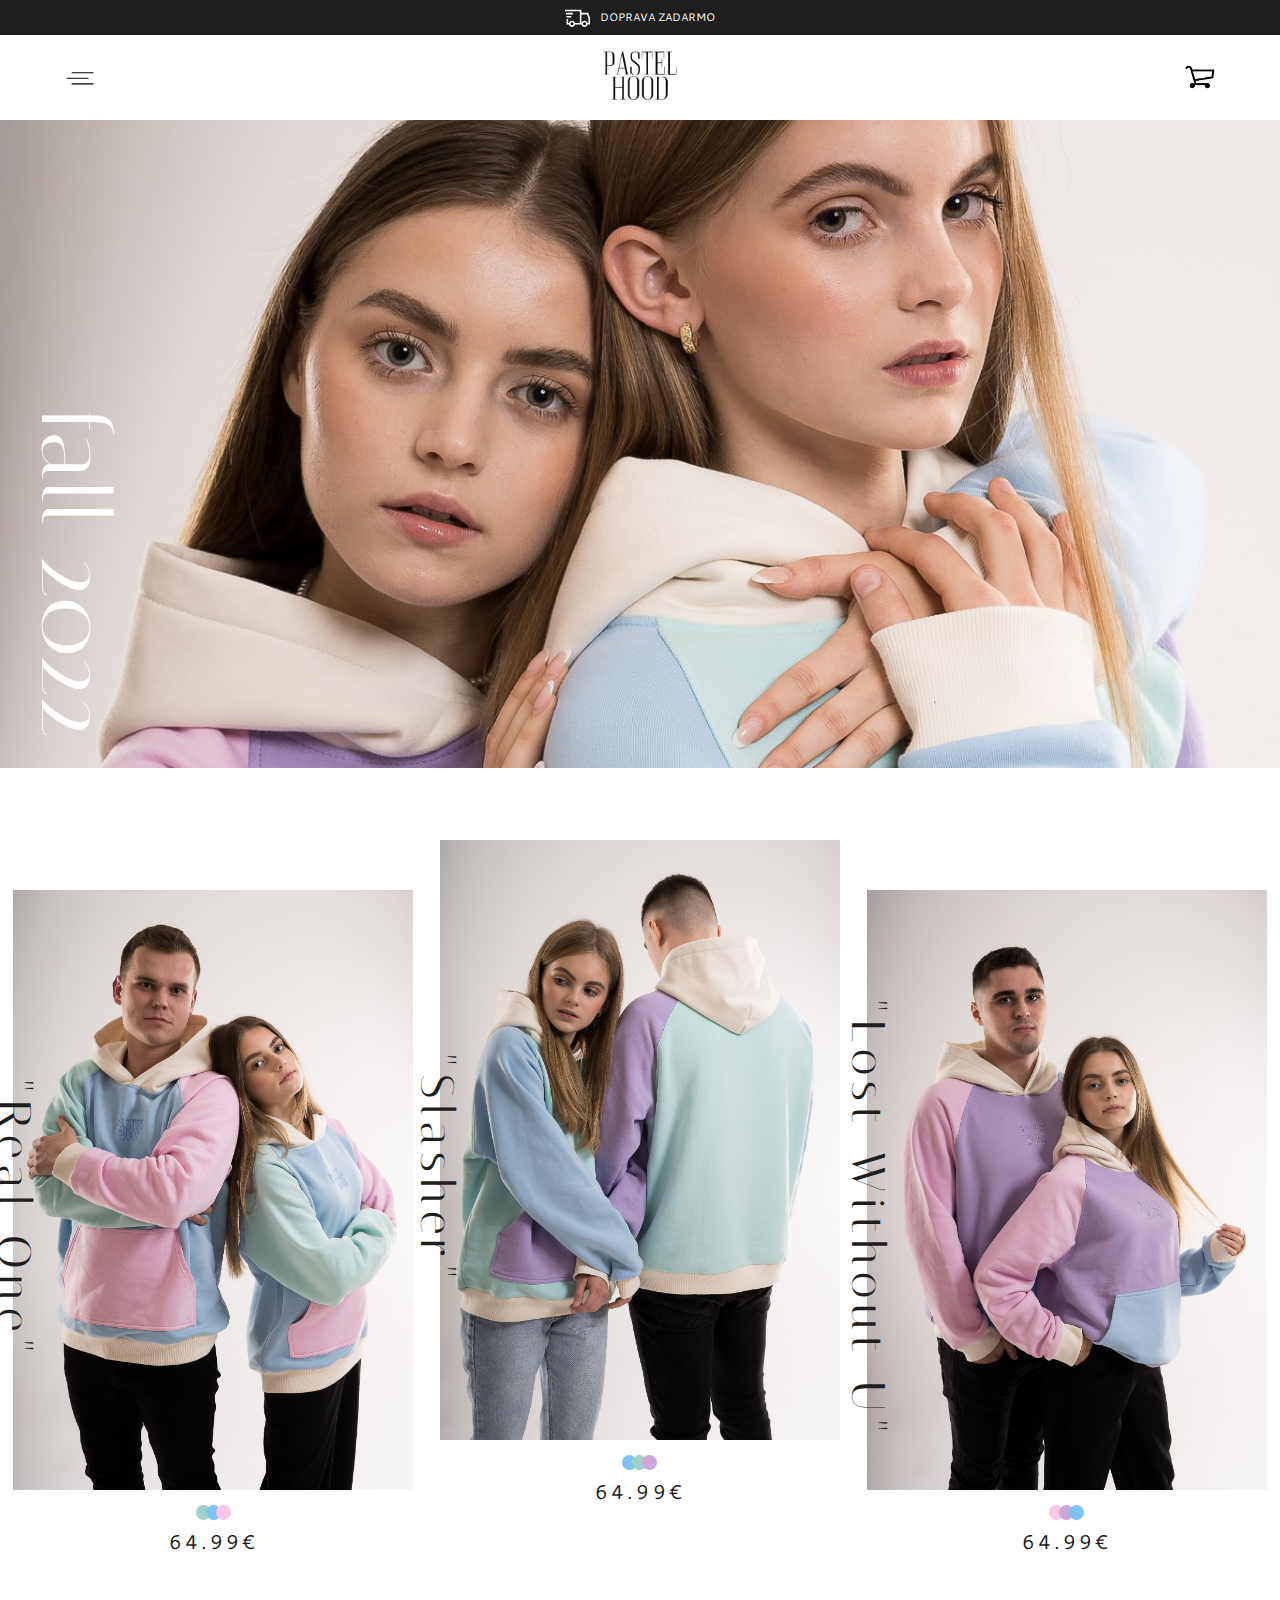
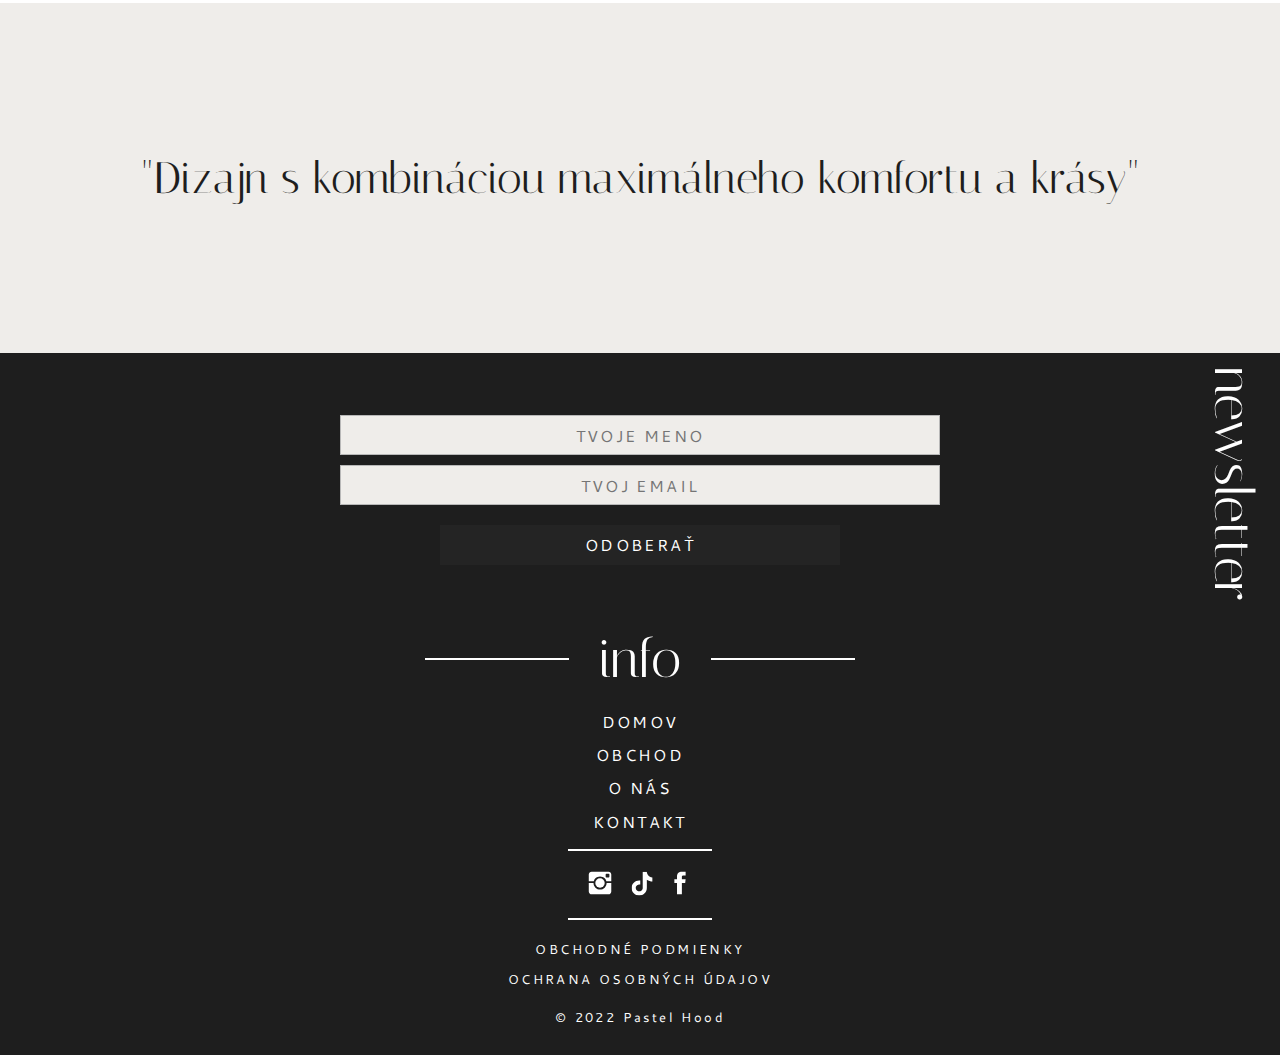
<file: shop/index.html>
<!DOCTYPE html>
<html lang="sk">
  <head>
    <!-- Google tag (gtag.js) -->
    <script
      async
      src="https://www.googletagmanager.com/gtag/js?id=G-FTCBGNB9FQ"
    ></script>
    <script>
      window.dataLayer = window.dataLayer || [];
      function gtag() {
        dataLayer.push(arguments);
      }
      gtag("js", new Date());

      gtag("config", "G-FTCBGNB9FQ");
    </script>
    <link rel="canonical" href="https://www.pastelhood.com/shop/index.html" />
    <meta charset="UTF-8" />
    <meta http-equiv="X-UA-Compatible" content="IE=edge" />
    <meta name="viewport" content="width=device-width, initial-scale=1.0" />
    <link
      rel="shortcut icon"
      href="/assets/images/phico.png"
      type="image/x-icon"
    />
    <link rel="preconnect" href="https://fonts.googleapis.com" />
    <link rel="preconnect" href="https://fonts.gstatic.com" crossorigin />
    <link
      href="https://fonts.googleapis.com/css2?family=Cantarell:wght@400;700&display=swap"
      rel="stylesheet"
    />
    <title>Obchod - Pastel Hood</title>
    <link rel="stylesheet" href="/assets/styles/style.css" />
    <script defer src="https://js.stripe.com/v3/"></script>
    <script defer src="/index.js"></script>
    <script defer src="./shop.js"></script>
  </head>
  <body>
    <header>
      <div class="delivery-banner">
        <div class="delivery-banner-container">
          <div class="delivery-banner-image">
            <svg
              xmlns="http://www.w3.org/2000/svg"
              x="0px"
              y="0px"
              width="32"
              height="32"
              viewBox="0 0 32 32"
            >
              <path
                d="M 0 6 L 0 8 L 19 8 L 19 23 L 12.84375 23 C 12.398438 21.28125 10.851563 20 9 20 C 7.148438 20 5.601563 21.28125 5.15625 23 L 4 23 L 4 18 L 2 18 L 2 25 L 5.15625 25 C 5.601563 26.71875 7.148438 28 9 28 C 10.851563 28 12.398438 26.71875 12.84375 25 L 21.15625 25 C 21.601563 26.71875 23.148438 28 25 28 C 26.851563 28 28.398438 26.71875 28.84375 25 L 32 25 L 32 16.84375 L 31.9375 16.6875 L 29.9375 10.6875 L 29.71875 10 L 21 10 L 21 6 Z M 1 10 L 1 12 L 10 12 L 10 10 Z M 21 12 L 28.28125 12 L 30 17.125 L 30 23 L 28.84375 23 C 28.398438 21.28125 26.851563 20 25 20 C 23.148438 20 21.601563 21.28125 21.15625 23 L 21 23 Z M 2 14 L 2 16 L 8 16 L 8 14 Z M 9 22 C 10.117188 22 11 22.882813 11 24 C 11 25.117188 10.117188 26 9 26 C 7.882813 26 7 25.117188 7 24 C 7 22.882813 7.882813 22 9 22 Z M 25 22 C 26.117188 22 27 22.882813 27 24 C 27 25.117188 26.117188 26 25 26 C 23.882813 26 23 25.117188 23 24 C 23 22.882813 23.882813 22 25 22 Z"
              ></path>
            </svg>
          </div>
          <p>DOPRAVA ZADARMO</p>
        </div>
      </div>
      <div class="header-container">
        <div class="logo">
          <a href="/">
            <img src="/assets/images/t200.png" alt="Pastel Hood Logo" />
          </a>
        </div>
        <div class="cart">
          <div class="cart-container">
            <img src="/assets/images/cart.png" alt="" />
            <div class="cart-count"></div>
          </div>
        </div>
        <div class="hamburger">
          <svg xmlns="http://www.w3.org/2000/svg" viewBox="0 0 55.6 29.8">
            <path
              d="M13.1 6.2h39c.6 0 1-.4 1-1s-.4-1-1-1h-39c-.6 0-1 .4-1 1s.5 1 1 1zM52.1 24.8h-39c-.6 0-1 .4-1 1s.4 1 1 1h39c.6 0 1-.4 1-1s-.4-1-1-1zM43.8 15.5c0-.6-.4-1-1-1h-39c-.6 0-1 .4-1 1s.4 1 1 1h39c.5 0 1-.4 1-1z"
            ></path>
          </svg>
        </div>
      </div>
    </header>
    <div class="cart-overlay">
      <div class="cart-container">
        <div class="cart-heading">
          <p>Košík</p>
        </div>
        <div class="cart-list"></div>
        <div class="cart-buttons">
          <div class="cart-price-container">
            <p>SPOLU</p>
            <span class="cart-total-price">0€</span>
          </div>
          <div class="cart-finish">DOKONČIŤ OBJEDNÁVKU</div>
          <div class="cart-continue">POKRAČOVAŤ V NÁKUPE</div>
        </div>
        <div class="cart-close">X</div>
      </div>
    </div>
    <div class="nav-overlay">
      <div class="nav-container">
        <nav>
          <a href="/">DOMOV</a>
          <a href="/shop/index.html">OBCHOD</a>
          <a href="/about/index.html">O NÁS</a>
          <a href="/contact/index.html">KONTAKT</a>
          <div class="socials">
            <div class="footer-divider"></div>
            <div class="social-links">
              <!--ig-->
              <a href="https://www.instagram.com/pastel_hood/">
                <svg xmlns="http://www.w3.org/2000/svg" viewBox="0 0 512 512">
                  <circle cx="256" cy="255.833" r="80"></circle>
                  <path
                    d="M177.805 176.887c21.154-21.154 49.28-32.93 79.195-32.93s58.04 11.838 79.195 32.992c13.422 13.42 23.01 29.55 28.232 47.55H448.5v-113c0-26.51-20.49-47-47-47h-288c-26.51 0-49 20.49-49 47v113h85.072c5.222-18 14.81-34.19 28.233-47.614zM416.5 147.7c0 7.07-5.73 12.8-12.8 12.8h-38.4c-7.07 0-12.8-5.73-12.8-12.8v-38.4c0-7.07 5.73-12.8 12.8-12.8h38.4c7.07 0 12.8 5.73 12.8 12.8v38.4zm-80.305 187.58c-21.154 21.153-49.28 32.678-79.195 32.678s-58.04-11.462-79.195-32.616c-21.115-21.115-32.76-49.842-32.803-78.842H64.5v143c0 26.51 22.49 49 49 49h288c26.51 0 47-22.49 47-49v-143h-79.502c-.043 29-11.687 57.664-32.803 78.78z"
                  ></path></svg
              ></a>
              <!--tiktok-->
              <a href="https://www.tiktok.com/@pastelhood"
                ><svg
                  class="tiktok"
                  xmlns="http://www.w3.org/2000/svg"
                  viewBox="0 0 40 45"
                >
                  <path
                    d="M40,18.45c-3.93,0-7.77-1.2-10.96-3.45v15.71c0,7.89-6.51,14.29-14.52,14.28C6.49,45,0,38.6,0,30.7c0-7.89,6.51-14.29,14.52-14.28,.67,0,1.33,.05,1.99,.14v7.9c-3.51-1.09-7.25,.83-8.36,4.29s.85,7.14,4.36,8.23c3.51,1.09,7.25-.83,8.36-4.29,.2-.64,.31-1.3,.31-1.97V0h7.86c0,.65,.05,1.31,.17,1.95h0c.55,2.9,2.29,5.45,4.81,7.05,1.77,1.16,3.86,1.77,5.98,1.77v7.68Z"
                  /></svg
              ></a>
              <!--fb-->
              <a href="https://www.facebook.com/profile.php?id=100087296625647">
                <svg xmlns="http://www.w3.org/2000/svg" viewBox="0 0 512 512">
                  <path
                    d="M288 192v-38.1c0-17.2 3.8-25.9 30.5-25.9H352V64h-55.9c-68.5 0-91.1 31.4-91.1 85.3V192h-45v64h45v192h83V256h56.4l7.6-64h-64z"
                  ></path>
                </svg>
              </a>
            </div>
            <div class="footer-divider"></div>
          </div>
        </nav>
        <div class="nav-close">X</div>
      </div>
    </div>
    <main>
      <section class="shop-banner">
        <div class="shop-banner-container">
          <div class="shop-banner-img">
            <img src="/assets/images/banner_shop.JPG" alt="" />
            <p>fall 2022</p>
          </div>
        </div>
      </section>
      <section class="product-list-container">
        <div class="product-list-item">
          <div class="product-image">
            <a href="./fall-22/real-one.html"
              ><img
                id="image1"
                src="/assets/images/real/real_group.JPG"
                alt="Image of REAL ONE HOODIE from Pastel Hood"
            /></a>
            <h2 class="product-name name-l">"Real One"</h2>
          </div>
          <div class="product-blobs">
            <div class="blob blob-l" style="background: #9dd3c6"></div>
            <div class="blob" style="background: #7fc3f4"></div>
            <div class="blob blob-r" style="background: #f8c7ea"></div>
          </div>
          <p class="product-price">64.99€</p>
        </div>
        <div class="product-list-item">
          <div class="product-image">
            <a href="./fall-22/slasher.html"
              ><img
                id="image2"
                src="/assets/images/slasher/slasher_group_alt.JPG"
                alt="Image of SLASHER HOODIE from Pastel Hood"
            /></a>
            <h2 class="product-name name-r">"Slasher"</h2>
          </div>
          <div class="product-blobs">
            <div class="blob blob-l" style="background: #7fc3f4"></div>
            <div class="blob" style="background: #9dd3c6"></div>
            <div class="blob blob-r" style="background: #cda7db"></div>
          </div>
          <p class="product-price">64.99€</p>
        </div>
        <div class="product-list-item">
          <div class="product-image">
            <a href="./fall-22/lost-without-u.html"
              ><img
                id="image3"
                src="/assets/images/lost/lost_group_alt.JPG"
                alt="Image of LOST WITHOUT U HOODIE from Pastel Hood"
            /></a>
            <h2 class="product-name name-ll">"Lost Without U"</h2>
          </div>
          <div class="product-blobs">
            <div class="blob blob-l" style="background: #f8c7ea"></div>
            <div class="blob" style="background: #cda7db"></div>
            <div class="blob blob-r" style="background: #7fc3f4"></div>
          </div>
          <p class="product-price">64.99€</p>
        </div>
      </section>
      <section class="motto">
        <p>"Dizajn s kombináciou maximálneho komfortu a krásy"</p>
      </section>
      <section class="newsletter">
        <form
          action="https://formsubmit.co/newsletter@pastelhood.com"
          method="POST"
        >
          <input type="text" name="name" id="name" placeholder="TVOJE MENO" />
          <input
            type="email"
            name="email"
            id="email"
            placeholder="TVOJ EMAIL"
            required
          />
          <input type="submit" value="ODOBERAŤ" />
          <input
            type="hidden"
            name="_subject"
            value="New newsletter subscription!"
          />
          <input
            type="hidden"
            name="_next"
            value="https://pastelhood.com/index.html"
          />
        </form>
        <p>newsletter</p>
      </section>
    </main>
    <footer>
      <div class="footer-header">
        <div class="footer-divider"></div>
        <div class="footer-heading">info</div>
        <div class="footer-divider"></div>
      </div>
      <div class="footer-navigation">
        <div class="links">
          <a href="/">DOMOV</a>
          <a href="/shop/index.html">OBCHOD</a>
          <a href="/about/index.html">O NÁS</a>
          <a href="/contact/index.html">KONTAKT</a>
        </div>
        <div class="socials">
          <div class="footer-divider"></div>
          <div class="social-links">
            <!--ig-->
            <a href="https://www.instagram.com/pastel_hood/">
              <svg xmlns="http://www.w3.org/2000/svg" viewBox="0 0 512 512">
                <circle cx="256" cy="255.833" r="80"></circle>
                <path
                  d="M177.805 176.887c21.154-21.154 49.28-32.93 79.195-32.93s58.04 11.838 79.195 32.992c13.422 13.42 23.01 29.55 28.232 47.55H448.5v-113c0-26.51-20.49-47-47-47h-288c-26.51 0-49 20.49-49 47v113h85.072c5.222-18 14.81-34.19 28.233-47.614zM416.5 147.7c0 7.07-5.73 12.8-12.8 12.8h-38.4c-7.07 0-12.8-5.73-12.8-12.8v-38.4c0-7.07 5.73-12.8 12.8-12.8h38.4c7.07 0 12.8 5.73 12.8 12.8v38.4zm-80.305 187.58c-21.154 21.153-49.28 32.678-79.195 32.678s-58.04-11.462-79.195-32.616c-21.115-21.115-32.76-49.842-32.803-78.842H64.5v143c0 26.51 22.49 49 49 49h288c26.51 0 47-22.49 47-49v-143h-79.502c-.043 29-11.687 57.664-32.803 78.78z"
                ></path></svg
            ></a>
            <!--tiktok-->
            <a href="https://www.tiktok.com/@pastelhood"
              ><svg
                class="tiktok"
                xmlns="http://www.w3.org/2000/svg"
                viewBox="0 0 40 45"
              >
                <path
                  d="M40,18.45c-3.93,0-7.77-1.2-10.96-3.45v15.71c0,7.89-6.51,14.29-14.52,14.28C6.49,45,0,38.6,0,30.7c0-7.89,6.51-14.29,14.52-14.28,.67,0,1.33,.05,1.99,.14v7.9c-3.51-1.09-7.25,.83-8.36,4.29s.85,7.14,4.36,8.23c3.51,1.09,7.25-.83,8.36-4.29,.2-.64,.31-1.3,.31-1.97V0h7.86c0,.65,.05,1.31,.17,1.95h0c.55,2.9,2.29,5.45,4.81,7.05,1.77,1.16,3.86,1.77,5.98,1.77v7.68Z"
                /></svg
            ></a>
            <!--fb-->
            <a href="https://www.facebook.com/profile.php?id=100087296625647">
              <svg xmlns="http://www.w3.org/2000/svg" viewBox="0 0 512 512">
                <path
                  d="M288 192v-38.1c0-17.2 3.8-25.9 30.5-25.9H352V64h-55.9c-68.5 0-91.1 31.4-91.1 85.3V192h-45v64h45v192h83V256h56.4l7.6-64h-64z"
                ></path>
              </svg>
            </a>
          </div>
          <div class="footer-divider"></div>
        </div>
        <div class="legal">
          <a href="/assets/pdf/obchodne_podmienky_pastelhood.pdf"
            >OBCHODNÉ PODMIENKY</a
          >
          <a href="/assets/pdf/GDPR_pastelhood.pdf">OCHRANA OSOBNÝCH ÚDAJOV</a>
          <p>© 2022 Pastel Hood</p>
        </div>
      </div>
    </footer>
  </body>
</html>
</file>
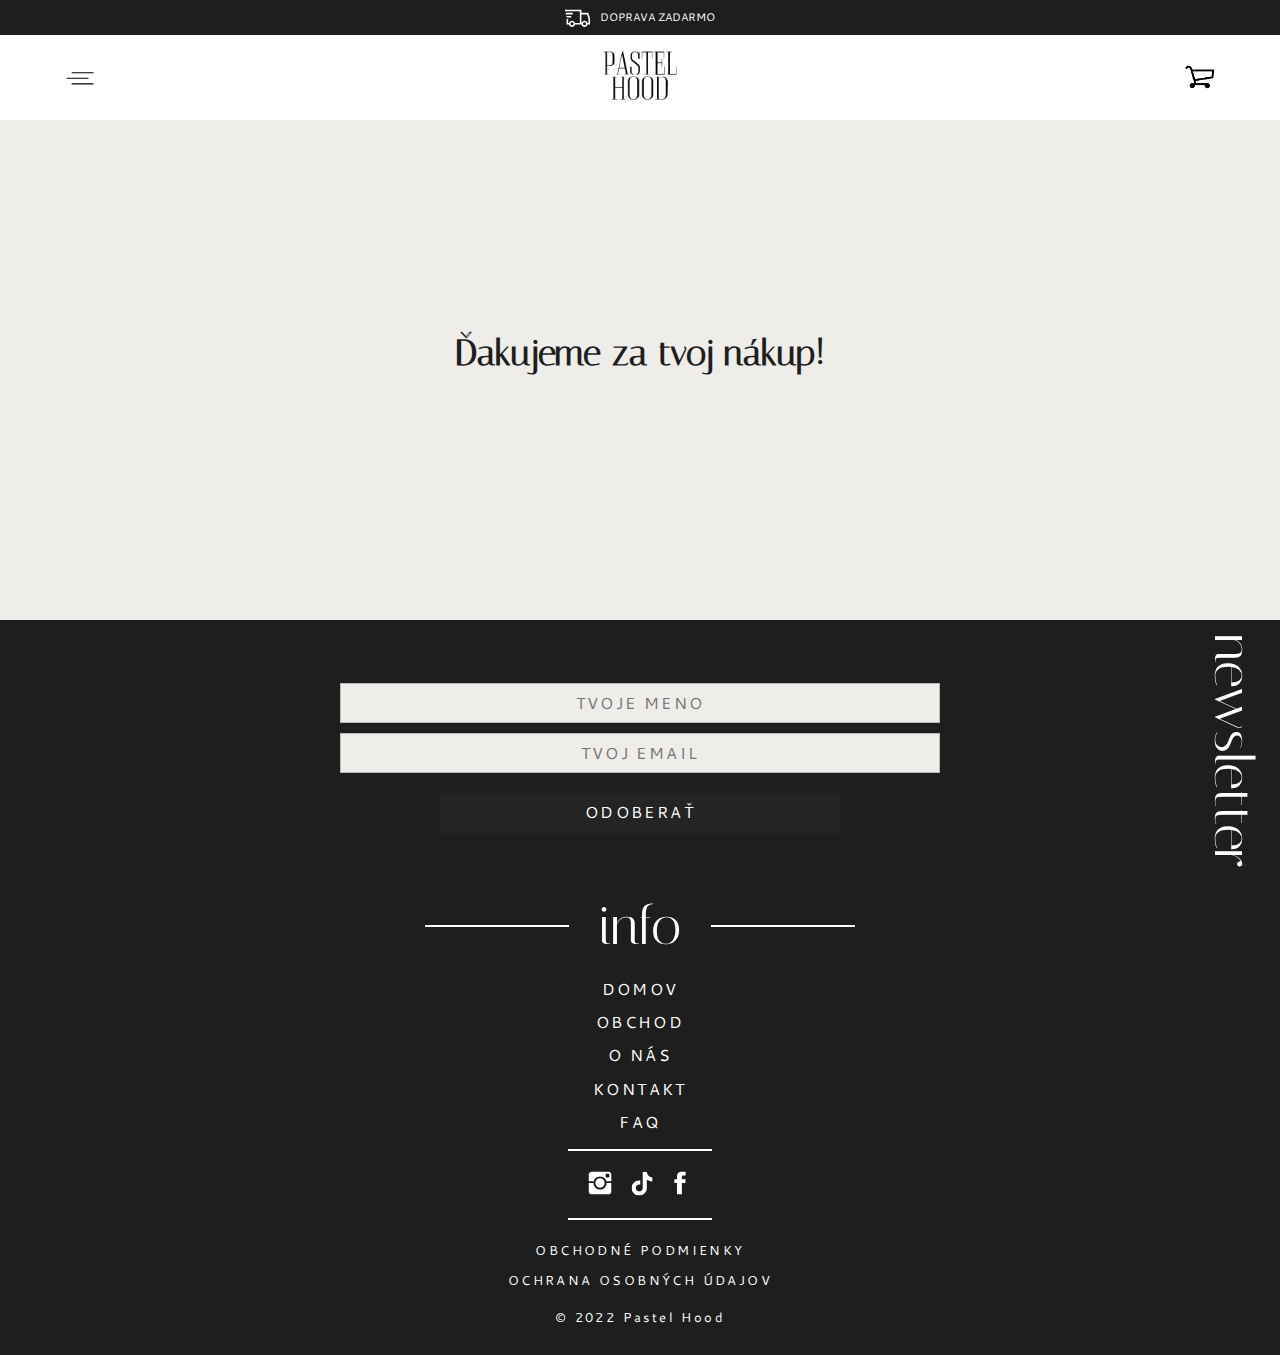
<file: success/index.html>
<!DOCTYPE html>
<html lang="sk">
  <head>
    <!-- Google tag (gtag.js) -->
    <script
      async
      src="https://www.googletagmanager.com/gtag/js?id=G-FTCBGNB9FQ"
    ></script>
    <script>
      window.dataLayer = window.dataLayer || [];
      function gtag() {
        dataLayer.push(arguments);
      }
      gtag("js", new Date());

      gtag("config", "G-FTCBGNB9FQ");
    </script>
    <meta charset="UTF-8" />
    <meta http-equiv="X-UA-Compatible" content="IE=edge" />
    <meta name="viewport" content="width=device-width, initial-scale=1.0" />
    <link
      rel="shortcut icon"
      href="/assets/images/phico.png"
      type="image/x-icon"
    />
    <link rel="preconnect" href="https://fonts.googleapis.com" />
    <link rel="preconnect" href="https://fonts.gstatic.com" crossorigin />
    <link
      href="https://fonts.googleapis.com/css2?family=Cantarell:wght@400;700&display=swap"
      rel="stylesheet"
    />
    <title>Ďakujeme!</title>
    <link rel="stylesheet" href="/assets/styles/style.css" />
    <script defer src="https://js.stripe.com/v3/"></script>
    <script defer src="/index.js"></script>
    <script defer src="./success.js"></script>
  </head>
  <body>
    <header>
      <div class="delivery-banner">
        <div class="delivery-banner-container">
          <div class="delivery-banner-image">
            <svg
              xmlns="http://www.w3.org/2000/svg"
              x="0px"
              y="0px"
              width="32"
              height="32"
              viewBox="0 0 32 32"
            >
              <path
                d="M 0 6 L 0 8 L 19 8 L 19 23 L 12.84375 23 C 12.398438 21.28125 10.851563 20 9 20 C 7.148438 20 5.601563 21.28125 5.15625 23 L 4 23 L 4 18 L 2 18 L 2 25 L 5.15625 25 C 5.601563 26.71875 7.148438 28 9 28 C 10.851563 28 12.398438 26.71875 12.84375 25 L 21.15625 25 C 21.601563 26.71875 23.148438 28 25 28 C 26.851563 28 28.398438 26.71875 28.84375 25 L 32 25 L 32 16.84375 L 31.9375 16.6875 L 29.9375 10.6875 L 29.71875 10 L 21 10 L 21 6 Z M 1 10 L 1 12 L 10 12 L 10 10 Z M 21 12 L 28.28125 12 L 30 17.125 L 30 23 L 28.84375 23 C 28.398438 21.28125 26.851563 20 25 20 C 23.148438 20 21.601563 21.28125 21.15625 23 L 21 23 Z M 2 14 L 2 16 L 8 16 L 8 14 Z M 9 22 C 10.117188 22 11 22.882813 11 24 C 11 25.117188 10.117188 26 9 26 C 7.882813 26 7 25.117188 7 24 C 7 22.882813 7.882813 22 9 22 Z M 25 22 C 26.117188 22 27 22.882813 27 24 C 27 25.117188 26.117188 26 25 26 C 23.882813 26 23 25.117188 23 24 C 23 22.882813 23.882813 22 25 22 Z"
              ></path>
            </svg>
          </div>
          <p>DOPRAVA ZADARMO</p>
        </div>
      </div>
      <div class="header-container">
        <div class="logo">
          <a href="/">
            <img src="/assets/images/t200.png" alt="Logo of Pastel Hood" />
          </a>
        </div>
        <div class="cart">
          <div class="cart-container">
            <img src="/assets/images/cart.png" alt="" />
            <div class="cart-count"></div>
          </div>
        </div>
        <div class="hamburger">
          <svg xmlns="http://www.w3.org/2000/svg" viewBox="0 0 55.6 29.8">
            <path
              d="M13.1 6.2h39c.6 0 1-.4 1-1s-.4-1-1-1h-39c-.6 0-1 .4-1 1s.5 1 1 1zM52.1 24.8h-39c-.6 0-1 .4-1 1s.4 1 1 1h39c.6 0 1-.4 1-1s-.4-1-1-1zM43.8 15.5c0-.6-.4-1-1-1h-39c-.6 0-1 .4-1 1s.4 1 1 1h39c.5 0 1-.4 1-1z"
            ></path>
          </svg>
        </div>
      </div>
    </header>
    <div class="cart-overlay">
      <div class="cart-container">
        <div class="cart-heading">
          <p>Košík</p>
        </div>
        <div class="cart-list"></div>
        <div class="cart-buttons">
          <div class="cart-price-container">
            <p>SPOLU</p>
            <span class="cart-total-price">0€</span>
          </div>
          <div class="cart-finish">DOKONČIŤ OBJEDNÁVKU</div>
          <div class="cart-continue">POKRAČOVAŤ V NÁKUPE</div>
        </div>
        <div class="cart-close">X</div>
      </div>
    </div>
    <div class="nav-overlay">
      <div class="nav-container">
        <nav>
          <a href="/">DOMOV</a>
          <a href="/shop/index.html">OBCHOD</a>
          <a href="/about/index.html">O NÁS</a>
          <a href="/contact/index.html">KONTAKT</a>
          <a href="/faq/index.html">FAQ</a>
          <div class="socials">
            <div class="footer-divider"></div>
            <div class="social-links">
              <!--ig-->
              <a href="https://www.instagram.com/pastel_hood/">
                <svg xmlns="http://www.w3.org/2000/svg" viewBox="0 0 512 512">
                  <circle cx="256" cy="255.833" r="80"></circle>
                  <path
                    d="M177.805 176.887c21.154-21.154 49.28-32.93 79.195-32.93s58.04 11.838 79.195 32.992c13.422 13.42 23.01 29.55 28.232 47.55H448.5v-113c0-26.51-20.49-47-47-47h-288c-26.51 0-49 20.49-49 47v113h85.072c5.222-18 14.81-34.19 28.233-47.614zM416.5 147.7c0 7.07-5.73 12.8-12.8 12.8h-38.4c-7.07 0-12.8-5.73-12.8-12.8v-38.4c0-7.07 5.73-12.8 12.8-12.8h38.4c7.07 0 12.8 5.73 12.8 12.8v38.4zm-80.305 187.58c-21.154 21.153-49.28 32.678-79.195 32.678s-58.04-11.462-79.195-32.616c-21.115-21.115-32.76-49.842-32.803-78.842H64.5v143c0 26.51 22.49 49 49 49h288c26.51 0 47-22.49 47-49v-143h-79.502c-.043 29-11.687 57.664-32.803 78.78z"
                  ></path></svg
              ></a>
              <!--tiktok-->
              <a href="https://www.tiktok.com/@pastelhood"
                ><svg
                  class="tiktok"
                  xmlns="http://www.w3.org/2000/svg"
                  viewBox="0 0 40 45"
                >
                  <path
                    d="M40,18.45c-3.93,0-7.77-1.2-10.96-3.45v15.71c0,7.89-6.51,14.29-14.52,14.28C6.49,45,0,38.6,0,30.7c0-7.89,6.51-14.29,14.52-14.28,.67,0,1.33,.05,1.99,.14v7.9c-3.51-1.09-7.25,.83-8.36,4.29s.85,7.14,4.36,8.23c3.51,1.09,7.25-.83,8.36-4.29,.2-.64,.31-1.3,.31-1.97V0h7.86c0,.65,.05,1.31,.17,1.95h0c.55,2.9,2.29,5.45,4.81,7.05,1.77,1.16,3.86,1.77,5.98,1.77v7.68Z"
                  /></svg
              ></a>
              <!--fb-->
              <a href="https://www.facebook.com/profile.php?id=100087296625647">
                <svg xmlns="http://www.w3.org/2000/svg" viewBox="0 0 512 512">
                  <path
                    d="M288 192v-38.1c0-17.2 3.8-25.9 30.5-25.9H352V64h-55.9c-68.5 0-91.1 31.4-91.1 85.3V192h-45v64h45v192h83V256h56.4l7.6-64h-64z"
                  ></path>
                </svg>
              </a>
            </div>
            <div class="footer-divider"></div>
          </div>
        </nav>
        <div class="nav-close">X</div>
      </div>
    </div>
    <main>
      <section class="contact-faq">
        <div class="faq-container">
          <h2>Ďakujeme za tvoj nákup!</h2>
        </div>
      </section>
      <section class="newsletter">
        <form>
          <input type="text" name="name" id="name" placeholder="TVOJE MENO" />
          <input
            type="email"
            name="email"
            id="email"
            placeholder="TVOJ EMAIL"
          />
          <input type="submit" value="ODOBERAŤ" />
        </form>
        <p>newsletter</p>
      </section>
    </main>
    <footer>
      <div class="footer-header">
        <div class="footer-divider"></div>
        <div class="footer-heading">info</div>
        <div class="footer-divider"></div>
      </div>
      <div class="footer-navigation">
        <div class="links">
          <a href="/">DOMOV</a>
          <a href="/shop/index.html">OBCHOD</a>
          <a href="/about/index.html">O NÁS</a>
          <a href="/contact/index.html">KONTAKT</a>
          <a href="/faq/index.html">FAQ</a>
        </div>
        <div class="socials">
          <div class="footer-divider"></div>
          <div class="social-links">
            <!--ig-->
            <a href="https://www.instagram.com/pastel_hood/">
              <svg xmlns="http://www.w3.org/2000/svg" viewBox="0 0 512 512">
                <circle cx="256" cy="255.833" r="80"></circle>
                <path
                  d="M177.805 176.887c21.154-21.154 49.28-32.93 79.195-32.93s58.04 11.838 79.195 32.992c13.422 13.42 23.01 29.55 28.232 47.55H448.5v-113c0-26.51-20.49-47-47-47h-288c-26.51 0-49 20.49-49 47v113h85.072c5.222-18 14.81-34.19 28.233-47.614zM416.5 147.7c0 7.07-5.73 12.8-12.8 12.8h-38.4c-7.07 0-12.8-5.73-12.8-12.8v-38.4c0-7.07 5.73-12.8 12.8-12.8h38.4c7.07 0 12.8 5.73 12.8 12.8v38.4zm-80.305 187.58c-21.154 21.153-49.28 32.678-79.195 32.678s-58.04-11.462-79.195-32.616c-21.115-21.115-32.76-49.842-32.803-78.842H64.5v143c0 26.51 22.49 49 49 49h288c26.51 0 47-22.49 47-49v-143h-79.502c-.043 29-11.687 57.664-32.803 78.78z"
                ></path></svg
            ></a>
            <!--tiktok-->
            <a href="https://www.tiktok.com/@pastelhood"
              ><svg
                class="tiktok"
                xmlns="http://www.w3.org/2000/svg"
                viewBox="0 0 40 45"
              >
                <path
                  d="M40,18.45c-3.93,0-7.77-1.2-10.96-3.45v15.71c0,7.89-6.51,14.29-14.52,14.28C6.49,45,0,38.6,0,30.7c0-7.89,6.51-14.29,14.52-14.28,.67,0,1.33,.05,1.99,.14v7.9c-3.51-1.09-7.25,.83-8.36,4.29s.85,7.14,4.36,8.23c3.51,1.09,7.25-.83,8.36-4.29,.2-.64,.31-1.3,.31-1.97V0h7.86c0,.65,.05,1.31,.17,1.95h0c.55,2.9,2.29,5.45,4.81,7.05,1.77,1.16,3.86,1.77,5.98,1.77v7.68Z"
                /></svg
            ></a>
            <!--fb-->
            <a href="https://www.facebook.com/profile.php?id=100087296625647">
              <svg xmlns="http://www.w3.org/2000/svg" viewBox="0 0 512 512">
                <path
                  d="M288 192v-38.1c0-17.2 3.8-25.9 30.5-25.9H352V64h-55.9c-68.5 0-91.1 31.4-91.1 85.3V192h-45v64h45v192h83V256h56.4l7.6-64h-64z"
                ></path>
              </svg>
            </a>
          </div>
          <div class="footer-divider"></div>
        </div>
        <div class="legal">
          <a href="/assets/pdf/obchodne_podmienky_pastelhood.pdf"
            >OBCHODNÉ PODMIENKY</a
          >
          <a href="/assets/pdf/GDPR_pastelhood.pdf">OCHRANA OSOBNÝCH ÚDAJOV</a>
          <p>© 2022 Pastel Hood</p>
        </div>
      </div>
    </footer>
  </body>
</html>
</file>
<file: assets/styles/style.css>
@charset "UTF-8";
@font-face {
  font-family: Italiana-Plus;
  src: url(/assets/fonts/Italiana-Regular-Plus.ttf);
}
* {
  margin: 0;
  padding: 0;
  box-sizing: border-box;
}

html {
  -webkit-user-select: none;
     -moz-user-select: none;
      -ms-user-select: none;
          user-select: none;
}

main {
  overflow: hidden;
  display: block;
}

a {
  text-decoration: none;
}

html {
  line-height: 1.15; /* 1 */
  -webkit-text-size-adjust: 100%; /* 2 */
}

hr {
  box-sizing: content-box; /* 1 */
  height: 0; /* 1 */
  overflow: visible; /* 2 */
}

pre {
  font-family: monospace, monospace; /* 1 */
  font-size: 1em; /* 2 */
}

a {
  background-color: transparent;
}

abbr[title] {
  border-bottom: none; /* 1 */
  text-decoration: underline; /* 2 */
  -webkit-text-decoration: underline dotted;
          text-decoration: underline dotted; /* 2 */
}

b,
strong {
  font-weight: bolder;
}

code,
kbd,
samp {
  font-family: monospace, monospace; /* 1 */
  font-size: 1em; /* 2 */
}

small {
  font-size: 80%;
}

sub,
sup {
  font-size: 75%;
  line-height: 0;
  position: relative;
  vertical-align: baseline;
}

sub {
  bottom: -0.25em;
}

sup {
  top: -0.5em;
}

img {
  border-style: none;
}

button,
input,
optgroup,
select,
textarea {
  font-family: inherit; /* 1 */
  font-size: 100%; /* 1 */
  line-height: 1.15; /* 1 */
  margin: 0; /* 2 */
}

button,
input {
  /* 1 */
  overflow: visible;
}

button,
select {
  /* 1 */
  text-transform: none;
}

button,
[type=button],
[type=reset],
[type=submit] {
  -moz-appearance: button;
       appearance: button;
  -webkit-appearance: button;
}

button::-moz-focus-inner,
[type=button]::-moz-focus-inner,
[type=reset]::-moz-focus-inner,
[type=submit]::-moz-focus-inner {
  border-style: none;
  padding: 0;
}

button:-moz-focusring,
[type=button]:-moz-focusring,
[type=reset]:-moz-focusring,
[type=submit]:-moz-focusring {
  outline: 1px dotted ButtonText;
}

fieldset {
  padding: 0.35em 0.75em 0.625em;
}

legend {
  box-sizing: border-box; /* 1 */
  color: inherit; /* 2 */
  display: table; /* 1 */
  max-width: 100%; /* 1 */
  padding: 0; /* 3 */
  white-space: normal; /* 1 */
}

progress {
  vertical-align: baseline;
}

textarea {
  overflow: auto;
}

[type=checkbox],
[type=radio] {
  box-sizing: border-box; /* 1 */
  padding: 0; /* 2 */
}

[type=number]::-webkit-inner-spin-button,
[type=number]::-webkit-outer-spin-button {
  height: auto;
}

[type=search] {
  -moz-appearance: textfield;
       appearance: textfield;
  -webkit-appearance: textfield; /* 1 */
  outline-offset: -2px; /* 2 */
}

[type=search]::-webkit-search-decoration {
  appearance: none;
  -webkit-appearance: none;
}

::-webkit-file-upload-button {
  appearance: button;
  -webkit-appearance: button; /* 1 */
  font: inherit; /* 2 */
}

details {
  display: block;
}

summary {
  display: list-item;
}

template {
  display: none;
}

[hidden] {
  display: none;
}

header {
  width: 100%;
  height: 120px;
  display: flex;
  flex-direction: column;
  justify-content: center;
  align-items: center;
  position: -webkit-sticky;
  position: sticky;
  top: 0;
  left: 0;
  z-index: 8;
  background-color: #fff;
  transition: all 0.3s;
}

.delivery-banner {
  background-color: #1e1e1e;
  color: #fff;
  width: 100%;
  height: 50px;
  display: flex;
  justify-content: center;
  align-items: center;
  font-family: "Cantarell", sans-serif;
  font-size: 11px;
}
.delivery-banner .delivery-banner-container {
  width: 100%;
  height: 100%;
  max-width: 1440px;
  display: flex;
  justify-content: center;
  align-items: center;
}
.delivery-banner .delivery-banner-image {
  width: 25px;
  height: 25px;
  margin-right: 10px;
}
.delivery-banner .delivery-banner-image svg {
  width: 100%;
  height: 100%;
  fill: #fff;
}

.header-container {
  width: 100%;
  height: 100%;
  max-width: 1440px;
  position: relative;
}

.logo {
  position: absolute;
  top: 50%;
  left: 50%;
  transform: translate(-50%, -50%);
  width: calc(60px + 1vw);
}
.logo img {
  width: 100%;
}

.cart {
  width: 23px;
  height: 23px;
  position: absolute;
  top: 50%;
  right: 15px;
  transform: translate(-50%, -50%);
  cursor: pointer;
}
.cart .cart-container {
  width: 100%;
  height: 100%;
  position: relative;
}
.cart .cart-container img {
  width: 100%;
  height: 100%;
  -o-object-fit: contain;
     object-fit: contain;
}
.cart .cart-container .cart-count {
  width: 15px;
  height: 15px;
  background-color: #ada394;
  border-radius: 50%;
  display: flex;
  justify-content: center;
  align-items: center;
  position: absolute;
  top: -8px;
  right: -8px;
  font-family: "Cantarell", sans-serif;
  font-size: 10px;
  color: #fff;
  display: none;
}

.hamburger {
  width: 25px;
  height: 25px;
  position: absolute;
  top: 50%;
  left: 40px;
  display: flex;
  transform: translate(-50%, -50%);
  opacity: 1;
  cursor: pointer;
}

.cart-overlay {
  width: 100%;
  max-width: 450px;
  height: 100vh;
  position: fixed;
  top: 0;
  right: -100vw;
  z-index: 9;
  background-color: #fff;
  transition: right 0.3s;
}
.cart-overlay .cart-container {
  width: 100%;
  height: 100%;
  position: relative;
  display: flex;
  flex-direction: column;
  align-items: center;
  justify-content: space-between;
}
.cart-overlay .cart-container .cart-heading {
  width: 80%;
  display: flex;
  justify-content: flex-start;
  font-family: "Italiana-Plus", serif;
  font-size: 40px;
  letter-spacing: 0.15em;
  margin-top: 40px;
}
.cart-overlay .cart-container .cart-close {
  position: absolute;
  top: 30px;
  right: 30px;
  color: #1e1e1e;
  font-family: "Cantarell", sans-serif;
  font-size: 30px;
  cursor: pointer;
}
.cart-overlay .cart-container .cart-list {
  width: 90%;
  height: 60%;
  display: flex;
  flex-direction: column;
  overflow-y: auto;
}
.cart-overlay .cart-container .cart-list .cart-item {
  width: 100%;
  height: 200px;
  display: flex;
  justify-content: center;
  border-bottom: 1px solid #1e1e1e;
  margin-bottom: 40px;
}
.cart-overlay .cart-container .cart-list .cart-item .cart-item-left {
  width: 50%;
}
.cart-overlay .cart-container .cart-list .cart-item .cart-item-left .cart-item-image {
  width: 80%;
  height: 100%;
  position: relative;
}
.cart-overlay .cart-container .cart-list .cart-item .cart-item-left .cart-item-image img {
  width: 100%;
  height: 100%;
  -o-object-fit: cover;
     object-fit: cover;
}
.cart-overlay .cart-container .cart-list .cart-item .cart-item-left .cart-item-image .cart-item-name {
  position: absolute;
  top: 40%;
  right: -75px;
  transform: rotate(-90deg);
  font-family: "Italiana-Plus", serif;
  font-size: calc(16px + 0.5vw);
  letter-spacing: 0.15em;
  color: #1e1e1e;
  font-weight: 400;
  width: 150px;
}
.cart-overlay .cart-container .cart-list .cart-item .cart-item-right {
  width: 40%;
  display: flex;
  flex-direction: column;
  justify-content: center;
  align-items: center;
}
.cart-overlay .cart-container .cart-list .cart-item .cart-item-right .cart-item-size {
  font-family: "Cantarell", sans-serif;
  font-size: 20px;
  letter-spacing: 0.15em;
  color: #1e1e1e;
  border-bottom: 2px solid #1e1e1e;
  margin-bottom: 20px;
}
.cart-overlay .cart-container .cart-list .cart-item .cart-item-right .cart-item-price {
  font-family: "Cantarell", sans-serif;
  font-size: 16px;
  letter-spacing: 0.15em;
  color: #1e1e1e;
  margin-bottom: 10px;
}
.cart-overlay .cart-container .cart-list .cart-item .cart-item-right .cart-item-counter {
  display: flex;
  align-items: center;
  font-family: "Cantarell", sans-serif;
  font-size: 16px;
  letter-spacing: 0.15em;
  color: #1e1e1e;
  margin-bottom: 15px;
}
.cart-overlay .cart-container .cart-list .cart-item .cart-item-right .cart-item-counter .counter-increment,
.cart-overlay .cart-container .cart-list .cart-item .cart-item-right .cart-item-counter .counter-decrement {
  cursor: pointer;
}
.cart-overlay .cart-container .cart-list .cart-item .cart-item-right .cart-item-counter .cart-item-count {
  margin: 0 20px;
}
.cart-overlay .cart-container .cart-list .cart-item .cart-item-right .cart-item-remove {
  font-family: "Cantarell", sans-serif;
  font-size: 12px;
  letter-spacing: 0.15em;
  color: #ada394;
  cursor: pointer;
}
.cart-overlay .cart-container .cart-buttons {
  width: 100%;
  display: flex;
  flex-direction: column;
  align-items: center;
  margin-bottom: 40px;
}
.cart-overlay .cart-container .cart-buttons .cart-price-container {
  width: 60%;
  display: flex;
  justify-content: space-between;
  font-family: "Cantarell", sans-serif;
  font-size: 16px;
  letter-spacing: 0.15em;
  margin-bottom: 20px;
}
.cart-overlay .cart-container .cart-buttons .cart-finish {
  width: 90%;
  height: 40px;
  display: flex;
  justify-content: center;
  align-items: center;
  background-color: #242424;
  color: #fff;
  font-family: "Cantarell", sans-serif;
  font-size: 12px;
  letter-spacing: 0.15em;
  margin-bottom: 10px;
  cursor: pointer;
}
.cart-overlay .cart-container .cart-buttons .cart-continue {
  width: 90%;
  height: 40px;
  display: flex;
  justify-content: center;
  align-items: center;
  background-color: #fff;
  color: #1e1e1e;
  font-family: "Cantarell", sans-serif;
  font-size: 12px;
  letter-spacing: 0.15em;
  border: 1px solid #242424;
  cursor: pointer;
}

.nav-overlay {
  width: 100%;
  max-width: 450px;
  height: 100vh;
  position: fixed;
  top: 0;
  left: -100vw;
  z-index: 9;
  background-color: rgba(30, 30, 30, 0.95);
  transition: left 0.3s;
}
.nav-overlay .nav-container {
  width: 100%;
  height: 100%;
  position: relative;
  display: flex;
  justify-content: center;
  align-items: center;
}
.nav-overlay .nav-container nav {
  display: flex;
  flex-direction: column;
  align-items: center;
  font-family: "Cantarell", sans-serif;
  font-size: calc(20px + 1vw);
  letter-spacing: 0.15em;
}
.nav-overlay .nav-container nav a {
  color: #fff;
  margin-bottom: 20px;
}
.nav-overlay .nav-container nav .socials {
  margin-top: 20px;
}
.nav-overlay .nav-container nav .socials div {
  margin: 10px;
}
.nav-overlay .nav-container nav .socials .social-links {
  display: flex;
  justify-content: center;
  align-items: center;
}
.nav-overlay .nav-container nav .socials .social-links a {
  margin: 5px;
}
.nav-overlay .nav-container nav .socials .social-links .tiktok {
  transform: scale(0.7) translateX(5px);
}
.nav-overlay .nav-container nav .socials svg {
  fill: #fff;
  width: calc(20px + 1vw);
}
.nav-overlay .nav-container .nav-close {
  position: absolute;
  top: 30px;
  right: 30px;
  color: #fff;
  font-family: "Cantarell", sans-serif;
  font-size: 30px;
  cursor: pointer;
}

.banner {
  width: 100%;
  height: 70vh;
}

.banner-container {
  width: 100%;
  max-width: 1440px;
  height: 100%;
  display: flex;
  flex-direction: column;
  align-items: center;
  margin: 0 auto;
}

.banner-img {
  width: 92.5%;
  height: 70%;
  position: relative;
}
.banner-img img {
  width: 100%;
  height: 100%;
  -o-object-fit: cover;
     object-fit: cover;
  -o-object-position: 100% 10%;
     object-position: 100% 10%;
}
.banner-img p {
  position: absolute;
  bottom: 65px;
  left: -45px;
  font-size: calc(40px + 2vw);
  color: #fff;
  transform: rotate(90deg);
  font-family: "Italiana-Plus", serif;
}

.banner-txt {
  width: 85%;
  text-align: end;
  margin-top: 20px;
}
.banner-txt p {
  font-size: calc(30px + 2vw);
  color: #1e1e1e;
  font-family: "Italiana-Plus", serif;
}
.banner-txt .banner-link {
  font-size: calc(10px + 0.75vw);
  color: #ada394;
  text-decoration: none;
  font-family: "Cantarell", sans-serif;
  letter-spacing: 0.15em;
  margin-top: 20px;
}

.gallery {
  width: 100%;
  height: 80vh;
}

.gallery-container {
  width: 100%;
  max-width: 1440px;
  height: 100%;
  display: flex;
  flex-direction: column;
  justify-content: center;
  align-items: center;
  margin: 0 auto;
}

.carousel {
  width: 100%;
  height: 55%;
  margin-top: 50px;
}

.carousel::before {
  content: "galéria";
  position: absolute;
  top: -10px;
  left: 50%;
  transform: translate(-50%, -50%);
  z-index: 7;
  font-size: calc(40px + 2vw);
  font-family: "Italiana-Plus", serif;
}

.carousel-cell {
  height: 100%;
  margin-right: 10px;
}
.carousel-cell img {
  height: 100%;
  transform: scale(0.8);
  transition: transform 0.3s;
}

.carousel-cell.is-selected img {
  transform: scale(1);
}

.carousel-nav {
  display: flex;
  align-items: center;
  font-size: calc(11px + 0.5vw);
  font-family: "Cantarell", sans-serif;
  letter-spacing: 0.15em;
  margin-top: 40px;
}
.carousel-nav div {
  display: inline-block;
}
.carousel-nav-divider {
  width: 60px;
  height: 1px;
  background-color: #1e1e1e;
  margin: 0 15px;
}
.carousel-nav .carousel-prev,
.carousel-nav .carousel-next {
  cursor: pointer;
}

.motto {
  width: 100%;
  min-height: 350px;
  background-color: #efedea;
  display: flex;
  justify-content: center;
  align-items: center;
}
.motto p {
  text-align: center;
  font-size: calc(30px + 1vw);
  font-family: "Italiana-Plus", serif;
  color: #1e1e1e;
  max-width: 85%;
}

.newsletter {
  width: 100%;
  height: 275px;
  background-color: #1e1e1e;
  position: relative;
}
.newsletter form {
  width: 100%;
  height: 100%;
  display: flex;
  flex-direction: column;
  justify-content: center;
  align-items: center;
}
.newsletter form input[type=text],
.newsletter form input[type=email] {
  width: 60%;
  max-width: 600px;
  height: 40px;
  border: 1px solid #b8b8b8;
  border-radius: 0;
  outline: none;
  text-align: center;
  font-size: calc(10px + 0.5vw);
  font-family: "Cantarell", sans-serif;
  letter-spacing: 0.15em;
  background-color: #efedea;
  color: #1e1e1e;
  margin: 5px 0;
}
.newsletter form input[type=submit] {
  width: 45%;
  max-width: 400px;
  height: 40px;
  border: none;
  border-radius: 0;
  text-align: center;
  font-size: calc(10px + 0.5vw);
  font-family: "Cantarell", sans-serif;
  letter-spacing: 0.15em;
  background-color: #242424;
  color: #fff;
  margin: 15px 0 5px 0;
  cursor: pointer;
}
.newsletter p {
  position: absolute;
  top: 100px;
  right: -70px;
  font-size: calc(40px + 1vw);
  color: #fff;
  transform: rotate(90deg);
  font-family: "Italiana-Plus", serif;
}

footer {
  width: 100%;
  min-height: 400px;
  background-color: #1e1e1e;
  color: #fff;
}
footer .footer-header {
  display: flex;
  justify-content: center;
  align-items: center;
}
footer .footer-header .footer-heading {
  font-size: calc(40px + 1vw);
  font-family: "Italiana-Plus", serif;
  margin: 0 30px;
}
footer .footer-navigation {
  display: flex;
  flex-direction: column;
  justify-content: center;
  align-items: center;
  font-family: "Cantarell", sans-serif;
  letter-spacing: 0.15em;
}
footer .footer-navigation a {
  color: #fff;
}
footer .footer-navigation .links {
  display: flex;
  flex-direction: column;
  justify-content: center;
  align-items: center;
  font-size: calc(9px + 0.5vw);
  margin-top: 15px;
}
footer .footer-navigation .links a {
  margin: 7.5px;
}
footer .footer-navigation .socials div {
  margin: 10px;
}
footer .footer-navigation .socials .social-links {
  display: flex;
  justify-content: center;
  align-items: center;
}
footer .footer-navigation .socials .social-links a {
  margin: 5px;
}
footer .footer-navigation .socials .social-links .tiktok {
  transform: scale(0.7) translate(3px, 1px);
}
footer .footer-navigation .socials svg {
  fill: #fff;
  width: calc(15px + 1vw);
}
footer .footer-navigation .legal {
  display: flex;
  flex-direction: column;
  justify-content: center;
  align-items: center;
  font-size: calc(6px + 0.5vw);
  margin-top: 5px;
  margin-bottom: 30px;
}
footer .footer-navigation .legal a {
  margin: 7.5px;
}
footer .footer-navigation .legal p {
  margin-top: 15px;
}

.footer-divider {
  width: calc(80px + 5vw);
  height: 0px;
  border: 1px solid #fff;
}

.shop-banner {
  width: 100%;
  height: 60vh;
}

.shop-banner-container {
  width: 100%;
  max-width: 1440px;
  height: 100%;
  margin: 0 auto;
}

.shop-banner-img {
  width: 100%;
  height: 90%;
  position: relative;
}
.shop-banner-img img {
  width: 100%;
  height: 100%;
  -o-object-fit: cover;
     object-fit: cover;
  -o-object-position: 100% 40%;
     object-position: 100% 40%;
}
.shop-banner-img p {
  position: absolute;
  bottom: 65px;
  left: -45px;
  font-size: calc(40px + 2vw);
  color: #fff;
  transform: rotate(90deg);
  font-family: "Italiana-Plus", serif;
}

.product-list-container {
  width: 100%;
  max-width: 1440px;
  margin: 0 auto;
}

.product-list-item {
  width: 75%;
  max-width: 400px;
  display: block;
  margin-bottom: 50px;
}
.product-list-item:nth-child(odd) {
  margin-left: auto;
}
.product-list-item .product-image {
  position: relative;
}
.product-list-item .product-image img {
  width: 100%;
  height: 100%;
  -o-object-fit: cover;
     object-fit: cover;
}
.product-list-item .product-name {
  position: absolute;
  font-family: "Italiana-Plus", serif;
  font-size: calc(40px + 0.5vw);
  letter-spacing: 0.15em;
  color: #1e1e1e;
  font-weight: 400;
}
.product-list-item .name-l {
  top: 50%;
  left: -120px;
  transform: rotate(90deg);
}
.product-list-item .name-ll {
  top: 50%;
  left: -195px;
  transform: rotate(90deg);
}
.product-list-item .name-r {
  top: 50%;
  right: -100px;
  transform: rotate(-90deg);
}
.product-list-item .product-blobs {
  display: flex;
  justify-content: center;
  margin: 10px 0;
}
.product-list-item .product-blobs .blob {
  width: 15px;
  height: 15px;
  border-radius: 50%;
  z-index: 5;
}
.product-list-item .product-blobs .blob-l {
  transform: translateX(5px);
  z-index: 4;
}
.product-list-item .product-blobs .blob-r {
  transform: translateX(-5px);
  z-index: 6;
}
.product-list-item .product-price {
  font-family: "Cantarell", sans-serif;
  font-size: calc(14px + 0.5vw);
  letter-spacing: 0.15em;
  color: #1e1e1e;
  text-align: center;
}
.product-list-item .price-before {
  font-size: calc(12px + 0.25vw);
  text-decoration: line-through;
}
.product-list-item .price-after {
  color: #ada394;
  margin-bottom: 5px;
}
.product-list-item .price-info {
  font-size: calc(12px + 0.25vw);
  color: #ada394;
}

.countdown-container {
  display: flex;
  flex-direction: column;
  justify-content: center;
  align-items: center;
}
.countdown-container .countdown-headsup {
  font-family: "Cantarell", sans-serif;
  font-size: calc(20px + 0.5vw);
  margin-bottom: 40px;
}

.countdown {
  display: flex;
  color: #fff;
  margin-bottom: 80px;
}
.countdown .days {
  display: flex;
  flex-direction: column;
  justify-content: center;
  align-items: center;
}
.countdown .days .days-nums {
  display: flex;
  font-size: 32px;
}
.countdown .days .days-nums > div {
  display: flex;
  justify-content: center;
  align-items: center;
  height: 65px;
  width: 45px;
  background-color: #1e1e1e;
  border-radius: 20px;
  margin: 4px;
}
.countdown .days .days-txt {
  color: #1e1e1e;
  font-size: 14px;
  margin-top: 5px;
  font-family: "Cantarell", sans-serif;
  font-size: calc(12px + 0.5vw);
}
.countdown .hours {
  display: flex;
  flex-direction: column;
  justify-content: center;
  align-items: center;
}
.countdown .hours .hours-nums {
  display: flex;
  font-size: 32px;
}
.countdown .hours .hours-nums > div {
  display: flex;
  justify-content: center;
  align-items: center;
  height: 65px;
  width: 45px;
  background-color: #1e1e1e;
  border-radius: 20px;
  margin: 4px;
}
.countdown .hours .hours-txt {
  color: #1e1e1e;
  font-size: 14px;
  margin-top: 5px;
  font-family: "Cantarell", sans-serif;
  font-size: calc(12px + 0.5vw);
}
.countdown .minutes {
  display: flex;
  flex-direction: column;
  justify-content: center;
  align-items: center;
}
.countdown .minutes .minutes-nums {
  display: flex;
  font-size: 32px;
}
.countdown .minutes .minutes-nums > div {
  display: flex;
  justify-content: center;
  align-items: center;
  height: 65px;
  width: 45px;
  background-color: #1e1e1e;
  border-radius: 20px;
  margin: 4px;
}
.countdown .minutes .minutes-txt {
  color: #1e1e1e;
  font-size: 14px;
  margin-top: 5px;
  font-family: "Cantarell", sans-serif;
  font-size: calc(12px + 0.5vw);
}

.divider {
  display: flex;
  flex-direction: column;
  justify-content: center;
  align-items: center;
  margin-bottom: 25px;
}
.divider .dot {
  height: 5px;
  width: 5px;
  background-color: #1e1e1e;
  margin: 10px 4px;
}

.product-container {
  width: 100%;
}
.product-container .product-container-top {
  width: 100%;
  max-width: 1440px;
  margin: 0 auto;
}
.product-container .product-carousel {
  width: 100%;
  max-width: 450px;
  margin: 0 auto 20px auto;
}
.product-container .product-carousel img {
  width: 100%;
}
.product-container .product-info {
  display: flex;
  flex-direction: column;
  justify-content: center;
  align-items: center;
}
.product-container .product-name {
  font-family: "Italiana-Plus", serif;
  font-size: calc(24px + 0.5vw);
  letter-spacing: 0.15em;
  color: #1e1e1e;
}
.product-container .product-blobs {
  display: flex;
  margin: 8px 0;
}
.product-container .product-blobs .blob {
  width: 15px;
  height: 15px;
  border-radius: 50%;
  z-index: 5;
}
.product-container .product-blobs .blob-l {
  transform: translateX(5px);
  z-index: 4;
}
.product-container .product-blobs .blob-r {
  transform: translateX(-5px);
  z-index: 6;
}
.product-container .product-price {
  font-family: "Cantarell", sans-serif;
  font-size: calc(14px + 0.5vw);
  letter-spacing: 0.15em;
  margin-bottom: 20px;
  color: #1e1e1e;
}
.product-container .price-before {
  font-size: calc(12px + 0.25vw);
  text-decoration: line-through;
  margin-bottom: 5px;
}
.product-container .price-after {
  color: #ada394;
  margin-bottom: 20px;
}
.product-container .price-info {
  color: #ada394;
}
.product-container .product-size {
  display: flex;
  font-family: "Cantarell", sans-serif;
  font-size: calc(16px + 0.5vw);
  margin-bottom: 20px;
  letter-spacing: 0.15em;
}
.product-container .product-size div {
  margin: 0 10px;
  cursor: pointer;
}
.product-container .product-size-info {
  font-family: "Cantarell", sans-serif;
  font-size: calc(10px + 0.5vw);
  letter-spacing: 0.15em;
  margin-bottom: 30px;
  color: rgba(30, 30, 30, 0.5);
  cursor: pointer;
}
.product-container .add-button {
  width: 75%;
  height: 40px;
  background-color: #242424;
  color: #fff;
  display: flex;
  justify-content: center;
  align-items: center;
  font-family: "Cantarell", sans-serif;
  font-size: calc(10px + 0.5vw);
  letter-spacing: 0.15em;
  border: none;
  margin-bottom: 30px;
  cursor: pointer;
}
.product-container .product-description {
  width: 75%;
  font-family: "Cantarell", sans-serif;
  font-size: calc(12px + 0.5vw);
  text-align: justify;
  margin-bottom: 30px;
  color: #ada394;
}
.product-container .product-accordion {
  width: 75%;
  font-family: "Cantarell", sans-serif;
  font-size: calc(10px + 0.5vw);
  color: #1e1e1e;
  border-top: 1px solid #1e1e1e;
  border-bottom: 1px solid #1e1e1e;
  margin-bottom: 50px;
}
.product-container .accordion {
  width: 100%;
  display: flex;
  justify-content: space-between;
  align-items: center;
  color: #1e1e1e;
  background-color: #fff;
  cursor: pointer;
  border: none;
  outline: none;
}
.product-container .accordion span {
  font-size: calc(15px + 0.5vw);
  margin-right: 2px;
}
.product-container .acc-space {
  margin-top: 10px;
}
.product-container .panel {
  background-color: #fff;
  display: none;
  overflow: hidden;
  max-height: 0;
  transition: max-height 0.3s;
  margin: 40px 0;
}
.product-container .panel div {
  margin-bottom: 10px;
}
.product-container .panel div p {
  font-weight: bold;
}
.product-container .panel .material {
  margin-bottom: 20px;
}
.product-container .panel .instrukcie {
  margin-bottom: 20px;
}
.product-container .panel .instrukcie div {
  display: flex;
  align-items: center;
}
.product-container .panel .instrukcie img {
  width: 25px;
  height: 25px;
}
.product-container .panel .panel-cena {
  color: rgba(30, 30, 30, 0.5);
}
.product-container .panel .packeta p,
.product-container .panel .packeta div {
  text-decoration: line-through;
}
.product-container .panel .odstupenie {
  margin-top: 40px;
}
.product-container .panel .odstupenie-text {
  margin-top: 10px;
}
.product-container .panel a {
  color: #ada394;
}
.product-container .product-alternatives {
  width: 80%;
  max-width: 1440px;
  margin: 0 auto;
}
.product-container .product-alternatives p {
  font-family: "Italiana-Plus", serif;
  font-size: calc(16px + 1vw);
  margin-bottom: 10px;
}
.product-container .product-alternatives .alternatives-container {
  width: 100%;
  display: flex;
  justify-content: space-between;
}
.product-container .product-alternatives .alternative {
  width: 45%;
  display: flex;
  flex-direction: column;
  align-items: center;
}
.product-container .product-alternatives .alternative img {
  width: 100%;
  margin-bottom: 10px;
}
.product-container .product-alternatives .alternative-name {
  font-family: "Italiana-Plus", serif;
  font-size: calc(16px + 0.5vw);
  margin-bottom: 5px;
}
.product-container .product-alternatives .alternative-price {
  font-family: "Cantarell", sans-serif;
  font-size: calc(10px + 0.5vw);
  margin-bottom: 20px;
}

.selected-size {
  border-bottom: 2px solid #1e1e1e;
}

.flickity-page-dots {
  bottom: 5px;
}
.flickity-page-dots .dot {
  height: 2px;
  width: 15px;
  margin: 2px;
  border-radius: 0;
  background-color: #fff;
}

.size-guide-overlay {
  width: 100%;
  max-width: 450px;
  height: 100vh;
  background-color: #fff;
  position: fixed;
  top: 0;
  right: 0;
  z-index: 9;
  display: none;
  transition: all 0.3s;
}
.size-guide-overlay .size-guide-container {
  width: 100%;
  height: 100%;
  position: relative;
  display: flex;
  flex-direction: column;
  justify-content: center;
  align-items: center;
}
.size-guide-overlay .size-guide-image {
  width: 350px;
  height: 505px;
  position: relative;
  display: flex;
  justify-content: center;
}
.size-guide-overlay .size-guide-image img {
  width: 100%;
  height: 100%;
  -o-object-fit: cover;
     object-fit: cover;
}
.size-guide-overlay .size-guide-image #chest {
  position: absolute;
  top: 241px;
  left: 43px;
  font-family: "Cantarell", sans-serif;
  font-size: 12px;
  background-color: black;
  border-radius: 10px;
  color: #fff;
}
.size-guide-overlay .size-guide-image #waist {
  position: absolute;
  top: 436px;
  left: 43px;
  font-family: "Cantarell", sans-serif;
  font-size: 12px;
  background-color: black;
  border-radius: 10px;
  color: #fff;
}
.size-guide-overlay .size-guide-image #length {
  position: absolute;
  top: 301px;
  left: 177px;
  font-family: "Cantarell", sans-serif;
  font-size: 12px;
  background-color: black;
  border-radius: 10px;
  color: #fff;
}
.size-guide-overlay .size-guide-image #sleeve {
  position: absolute;
  top: 198px;
  left: 295px;
  font-family: "Cantarell", sans-serif;
  font-size: 12px;
  background-color: black;
  border-radius: 10px;
  color: #fff;
}
.size-guide-overlay .size-guide-image::before {
  content: "veľkostná tabuľka";
  position: absolute;
  width: 450px;
  text-align: center;
  top: -10px;
  left: 50%;
  transform: translate(-50%, -50%);
  z-index: 7;
  font-size: 44px;
  font-family: "Italiana-Plus", serif;
}
.size-guide-overlay .size-guide-selector {
  display: flex;
  font-family: "Cantarell", sans-serif;
  font-size: 23px;
  margin-top: 40px;
  letter-spacing: 0.15em;
}
.size-guide-overlay .size-guide-selector div {
  margin: 0 10px;
  cursor: pointer;
}
.size-guide-overlay .size-guide-close {
  position: absolute;
  top: 30px;
  right: 30px;
  color: #1e1e1e;
  font-family: "Cantarell", sans-serif;
  font-size: calc(20px + 1vw);
  cursor: pointer;
}

.about-banner {
  width: 100%;
  min-height: 700px;
  background-image: url("/assets/images/banner_about.JPG");
  background-position: center;
  background-repeat: no-repeat;
  background-size: cover;
}
.about-banner-overlay {
  position: relative;
  width: 100%;
  min-height: 700px;
  background-color: rgba(0, 0, 0, 0.25);
  color: white;
}
.about-banner h2 {
  position: absolute;
  bottom: 55%;
  right: -80px;
  font-size: calc(60px + 1vw);
  color: #fff;
  transform: rotate(-90deg);
  font-family: "Italiana-Plus", serif;
}
.about-banner p {
  position: absolute;
  width: 80%;
  bottom: 20%;
  left: 16px;
  font-size: calc(10px + 0.5vw);
  font-weight: 700;
  font-family: "Cantarell", sans-serif;
  line-height: 2.2;
  letter-spacing: 0.15em;
  text-transform: uppercase;
}

.about-section1 {
  position: relative;
  width: 100%;
  min-height: 900px;
  background-color: #efedea;
}
.about-section1 .aside-decor {
  transform: rotate(-90deg);
  top: 25%;
  left: -35%;
  display: flex;
  align-items: center;
}
.about-section1 .aside-decor h2 {
  font-size: calc(10px + 0.5vw);
  font-family: "Cantarell", sans-serif;
  letter-spacing: 0.15em;
}
.about-section1 .aside-decor .aside-line {
  width: 150px;
  height: 1px;
  background-color: #1e1e1e;
  margin: 0 15px;
}
.about-section1 .about-image1 {
  position: absolute;
  top: -5%;
  right: 0;
  width: 80%;
  max-width: 400px;
  height: 45%;
}
.about-section1 .about-image1 img {
  width: 100%;
  height: 100%;
  -o-object-fit: cover;
     object-fit: cover;
}
.about-section1 p {
  position: absolute;
  top: 45%;
  left: 10%;
  width: 85%;
  font-size: calc(22px + 1vw);
  font-family: "Italiana-Plus", serif;
  text-align: left;
  color: #1e1e1e;
  line-height: 1.5;
}

.about-section2 {
  position: relative;
  width: 100%;
  min-height: 700px;
}
.about-section2 .aside-decor {
  transform: rotate(-90deg);
  top: 0;
  bottom: 0;
  left: 400px;
  right: 0;
  display: flex;
  align-items: center;
}
.about-section2 .aside-decor h2 {
  font-size: calc(10px + 0.5vw);
  font-family: "Cantarell", sans-serif;
  letter-spacing: 0.15em;
}
.about-section2 .aside-decor .aside-line {
  width: 150px;
  height: 1px;
  background-color: #1e1e1e;
  margin: 0 15px;
}
.about-section2 .about-image2 {
  position: absolute;
  top: 7.5%;
  left: -15%;
  width: 100%;
  max-width: 750px;
  max-width: 750px;
  height: 45%;
}
.about-section2 .about-image2 img {
  width: 100%;
  height: 100%;
  -o-object-fit: cover;
     object-fit: cover;
}
.about-section2 p {
  position: absolute;
  top: 60%;
  right: 7.5%;
  width: 90%;
  font-size: calc(10px + 0.5vw);
  font-weight: 700;
  font-family: "Cantarell", sans-serif;
  text-transform: uppercase;
  text-align: right;
  color: #1e1e1e;
  line-height: 2.2;
}
.about-section2 p span {
  color: #ada394;
}

.about-image-overlay {
  width: 100%;
  height: 100%;
  position: relative;
}

.about-clearfix1 {
  background: transparent;
  position: absolute;
  bottom: 115px;
  left: -200px;
}

.about-clearfix2 {
  background: transparent;
  position: absolute;
  bottom: 80px;
  right: -160px;
}

.contact-faq {
  width: 100%;
  min-height: 500px;
  background-color: #efedea;
  display: flex;
  justify-content: center;
  align-items: center;
}

.contact-container {
  width: 90%;
  max-width: 500px;
  position: relative;
  background-color: #fff;
  display: flex;
  flex-direction: column;
  align-items: center;
  margin: 60px 0;
}
.contact-container h2 {
  color: #1e1e1e;
  position: absolute;
  top: -38px;
  font-family: "Italiana-Plus", serif;
  font-size: calc(40px + 0.5vw);
}
.contact-container .contact-info {
  width: 80%;
  font-size: calc(12px + 0.5vw);
  font-family: "Cantarell", sans-serif;
  display: flex;
  flex-direction: column;
  justify-content: center;
  align-items: center;
  margin-top: 30px;
  margin-bottom: 20px;
  text-align: justify;
  line-height: 2.2;
  -webkit-user-select: text;
     -moz-user-select: text;
      -ms-user-select: text;
          user-select: text;
}
.contact-container .contact-info a {
  color: #1e1e1e;
  font-weight: 700;
}
.contact-container .contact-info div {
  text-align: center;
  margin-bottom: 20px;
}
.contact-container .contact-info p {
  max-width: 370px;
}
.contact-container form {
  width: 100%;
  display: flex;
  flex-direction: column;
  align-items: center;
}
.contact-container input[type=email] {
  width: 80%;
  height: 50px;
  border: 1px solid #b8b8b8;
  border-radius: 0;
  outline: none;
  text-align: center;
  font-size: calc(10px + 0.5vw);
  font-family: "Cantarell", sans-serif;
  letter-spacing: 0.15em;
  color: #1e1e1e;
  margin-top: 15px;
}
.contact-container .text-container {
  width: 80%;
  display: flex;
  justify-content: center;
  align-items: center;
  border: 1px solid #b8b8b8;
  margin-top: 15px;
}
.contact-container textarea {
  width: 100%;
  border: none;
  border-radius: 0;
  outline: none;
  text-align: center;
  resize: none;
  -webkit-user-select: auto;
     -moz-user-select: auto;
      -ms-user-select: auto;
          user-select: auto;
  font-size: calc(10px + 0.5vw);
  font-family: "Cantarell", sans-serif;
  letter-spacing: 0.15em;
  color: #1e1e1e;
  margin: 15px;
}
.contact-container input[type=submit] {
  width: 60%;
  height: 50px;
  border: none;
  border-radius: 0;
  text-align: center;
  font-size: calc(10px + 0.5vw);
  font-family: "Cantarell", sans-serif;
  letter-spacing: 0.15em;
  background-color: #242424;
  color: #fff;
  margin-top: 15px;
  margin-bottom: 30px;
  cursor: pointer;
}

/* FAQ */
.faq-container {
  width: 90%;
  margin: 60px 0;
  position: relative;
  background-color: transparent;
  display: flex;
  flex-direction: column;
  align-items: center;
}
.faq-container h2 {
  color: #1e1e1e;
  position: absolute;
  top: -38px;
  font-family: "Italiana-Plus", serif;
  font-size: calc(30px + 0.5vw);
}

.faq-list {
  margin-top: 40px;
}
.faq-list .faq-item {
  margin-bottom: 40px;
}
.faq-list .faq-item h3 {
  font-size: calc(10px + 0.5vw);
  font-family: "Cantarell", sans-serif;
  letter-spacing: 0.15em;
  text-transform: uppercase;
  margin-bottom: 20px;
}
.faq-list .faq-item p {
  font-size: calc(12px + 0.5vw);
  font-family: "Cantarell", sans-serif;
  text-align: justify;
}

.stop-scrolling {
  height: 100%;
  overflow: hidden;
}

::-webkit-scrollbar {
  width: 5px;
  outline: none;
  border: none;
}

::-webkit-scrollbar-track {
  background: transparent;
  outline: none;
  border: none;
}

::-webkit-scrollbar-thumb {
  background: #888;
  outline: none;
  border: none;
}

::-webkit-scrollbar-thumb:hover {
  background: #1e1e1e;
  outline: none;
  border: none;
}

/*TABLET*/
@media only screen and (min-width: 750px) {
  .cart {
    right: 30px;
  }
  .hamburger {
    left: 60px;
  }
  .banner {
    height: 60vh;
  }
  .banner-img img {
    -o-object-position: 100% 5%;
       object-position: 100% 5%;
  }
  .banner-img p {
    left: -65px;
    bottom: 85px;
    font-size: calc(40px + 3vw);
  }
  /*SHOP*/
  .shop-banner {
    height: 70vh;
  }
  .shop-banner-img img {
    -o-object-position: 100% 30%;
       object-position: 100% 30%;
  }
  .shop-banner-img p {
    left: -60px;
    bottom: 100px;
    font-size: calc(40px + 4vw);
  }
  .product-list-item .name-l {
    left: -125px;
  }
  .product-list-item .name-ll {
    left: -200px;
  }
  .product-list-item .name-r {
    right: -105px;
  }
  /*PRODUCT*/
  .product-container .product-alternatives .alternative img {
    max-width: 275px;
  }
  /*ABOUT*/
  .about-banner h2 {
    right: -97.5px;
    font-size: calc(60px + 2vw);
  }
  .about-section1 .about-image1 {
    height: 60%;
  }
  .about-section1 p {
    top: 60%;
  }
  .about-section2 .about-image2 {
    height: 60%;
  }
  .about-section2 p {
    top: 75%;
  }
  .about-clearfix1 {
    bottom: calc(115px + 1vh);
    left: calc(-200px - 2vw);
  }
  .about-clearfix2 {
    bottom: calc(80px + 1vh);
    right: calc(-160px - 2vw);
  }
}
/*DESKTOP*/
@media only screen and (min-width: 1200px) {
  .nav-overlay .nav-container nav {
    font-size: 30px;
  }
  .nav-overlay .nav-container .nav-close {
    font-size: 30px;
  }
  .nav-overlay .nav-container nav .socials svg {
    width: 30px;
  }
  .cart {
    width: 30px;
    height: 30px;
    right: 50px;
  }
  .cart .cart-container .cart-count {
    width: 25px;
    height: 25px;
    top: -15px;
    right: -15px;
    font-size: 14px;
  }
  .cart-overlay .cart-container .cart-list .cart-item .cart-item-left .cart-item-image .cart-item-name {
    font-size: 24px;
  }
  .hamburger {
    width: 30px;
    height: 30px;
    left: 80px;
  }
  .banner {
    height: 100vh;
  }
  .banner-img p {
    left: -90px;
    bottom: 140px;
    font-size: 96px;
  }
  .banner-txt p {
    font-size: 58px;
  }
  .banner-txt .banner-link {
    font-size: 20px;
  }
  .gallery {
    height: 100vh;
  }
  .carousel {
    margin-top: 0;
  }
  .carousel-nav {
    font-size: 18px;
  }
  .carousel::before {
    font-size: 76px;
  }
  .motto p {
    font-size: 44px;
  }
  .newsletter p {
    font-size: 54px;
  }
  .newsletter form input[type=text] {
    font-size: 16px;
  }
  .newsletter form input[type=email] {
    font-size: 16px;
  }
  .newsletter form input[type=submit] {
    font-size: 16px;
  }
  footer .footer-header .footer-heading {
    font-size: 54px;
  }
  footer .footer-navigation .links {
    font-size: 16px;
  }
  footer .footer-navigation .socials svg {
    width: 30px;
  }
  footer .footer-navigation .legal {
    font-size: 13px;
  }
  /*SHOP*/
  .shop-banner {
    height: 80vh;
  }
  .shop-banner-img p {
    left: -90px;
    bottom: 140px;
    font-size: 96px;
  }
  .product-list-container {
    display: flex;
    justify-content: space-around;
    margin-bottom: 50px;
  }
  .product-list-item:nth-child(odd) {
    margin-left: 0;
    transform: translateY(50px);
  }
  .product-list-item .name-l {
    left: -140px;
  }
  .product-list-item .name-ll {
    left: -220px;
  }
  .product-list-item .name-r {
    right: auto;
    left: -120px;
    transform: rotate(90deg);
  }
  .product-list-item .product-name {
    font-size: 47px;
  }
  /*PRODUCT*/
  .product-container-top {
    display: flex;
    justify-content: center;
    overflow-y: auto;
  }
  .product-container-top .product-carousel {
    margin: 0;
  }
  .product-container-top .product-info {
    width: 40%;
  }
  .product-container .product-alternatives {
    margin-top: 40px;
  }
  .product-container .product-price {
    font-size: 21px;
  }
  .product-container .product-size div {
    font-size: 23px;
  }
  .product-container .product-size-info {
    font-size: 17px;
  }
  .product-container .add-button {
    font-size: 17px;
  }
  .product-container .product-description {
    font-size: 19px;
  }
  .product-container .product-accordion {
    font-size: 17px;
  }
  .product-container .product-alternatives {
    width: 72%;
  }
  .product-container .product-alternatives p {
    font-size: 32px;
  }
  .product-container .product-alternatives .alternative-name {
    font-size: 24px;
  }
  .product-container .product-alternatives .alternative-price {
    font-size: 17px;
  }
  .product-container .product-alternatives .alternatives-container {
    justify-content: flex-start;
  }
  .product-container .product-alternatives .alternative {
    width: 275px;
    margin-right: 40px;
  }
  .product-container .product-alternatives .alternative img {
    max-width: 275px;
  }
  .product-container .product-name {
    font-size: 32px;
  }
  /*ABOUT*/
  .about-banner {
    background-position: 100% 35%;
  }
}/*# sourceMappingURL=style.css.map */
</file>
